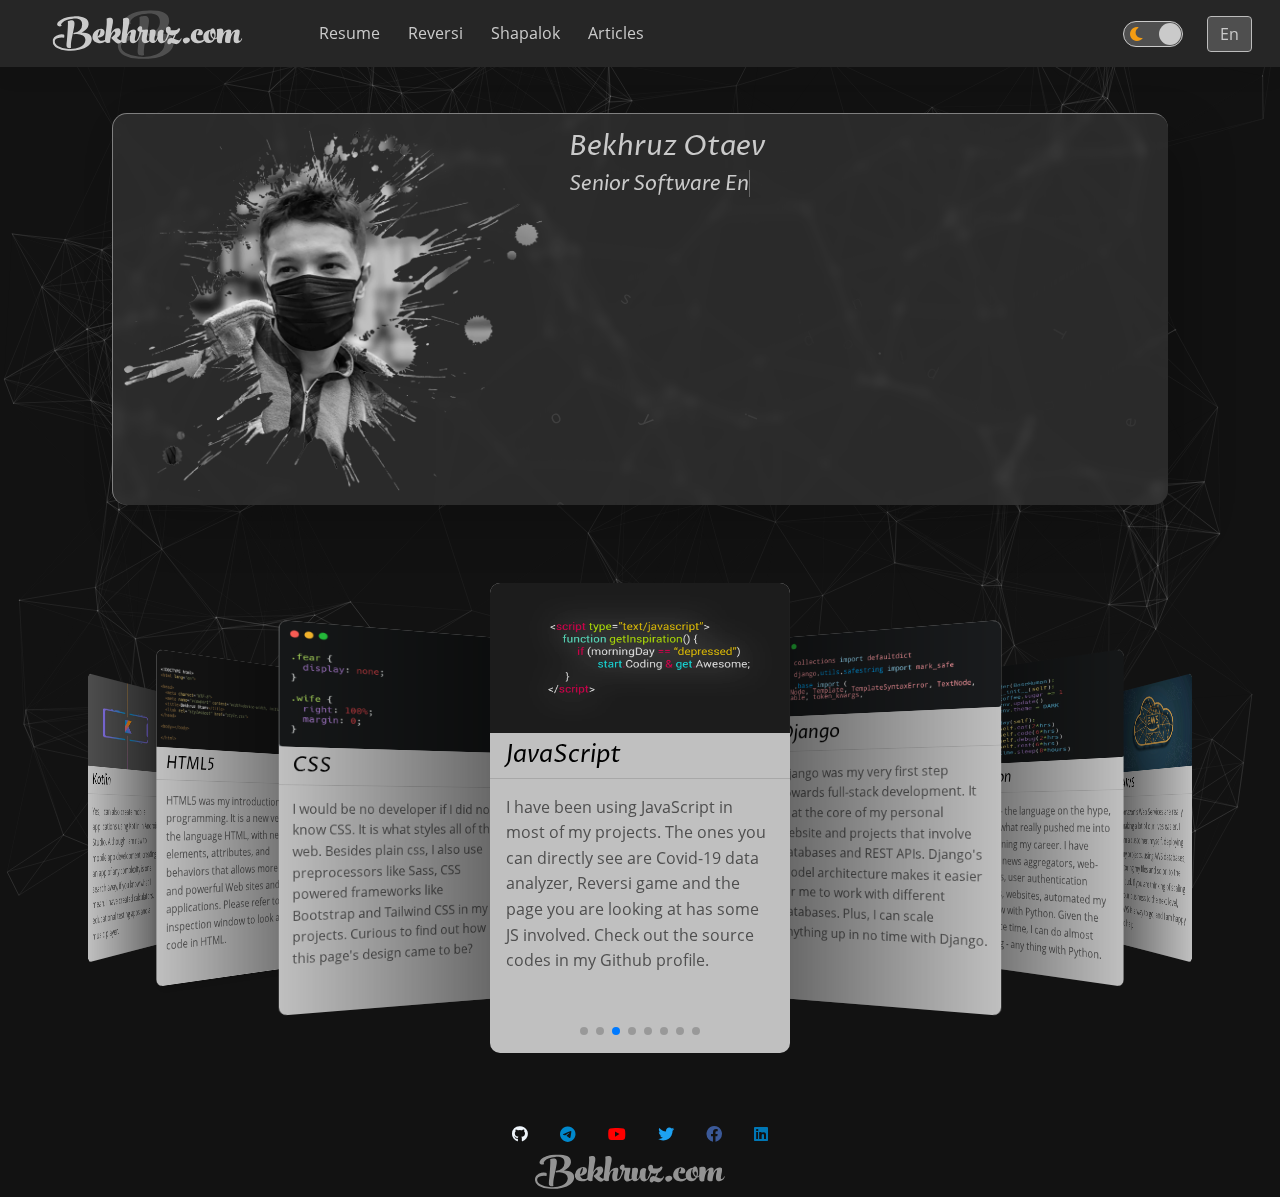
<file: index.html>
<!DOCTYPE html>
<html lang="en">

    <head>
        <meta charset="UTF-8" />
        <meta name="viewport" content="width=device-width, initial-scale=1, shrink-to-fit=no" />
        <meta http-equiv="x-ua-compatible" content="ie=edge" />
        <title>Bekhruz.com</title>
        <meta name="author" content="Bekhruz Otaev">
        <meta name="description"
            content="Hey, I am Bekhruz. Join me in my programming journey. It will be full of new knowledge and wonder.">
        <meta property="og:url" content="http://bekhruz.com" />
        <meta property="og:type" content="website" />
        <meta property="og:author" content="Bekhruz Otaev" />
        <meta property="og:author-img" content="http://bekhruz.com/img/m2.png" />
        <meta property="og:title" content="Bekhruz.com" />
        <meta property="og:description"
            content="Hey, I am Bekhruz. Join me in my programming journey. It will be full of new knowledge and wonder." />
        <meta property="og:image" content="http://bekhruz.com/img/m2.png" />
        <meta name="color-scheme" content="dark light">
        <link rel="icon" href="bekhruzcom.ico" type="image/x-icon" />
        <!-- Font Awesome -->
        <!-- <link rel="stylesheet" href="https://use.fontawesome.com/releases/v5.11.2/css/all.css" /> -->
        <link rel="stylesheet" href="font_awesome/css/all.min.css" />
        <link rel="stylesheet" href="font_awesome/css/fontawesome.min.css" />
        <!-- MDB -->
        <link rel="stylesheet" href="css/mdb.min.css" />
        <link rel="stylesheet" href="compiled/css/style.min.css" />

        <!-- js -->
        <script type="text/javascript" src="js/mdb.min.js" defer></script>
        <script src="js/animation.js" defer></script>
        <script src="js/anim_cust.js" defer></script>
        <!-- Custom scripts -->
        <script src="js/swiper/swiper-bundle.min.js" defer></script>

        <script type="text/javascript" src="js/style.js" defer></script>
        <script src="particles/particles.js/particles.js"></script>
        <!-- post-scripts -->
        <script src="js/lang.js" defer></script>

        <!-- Link Swiper's CSS -->
        <link rel="stylesheet" type="text/css" href="js/swiper/swiper-bundle.min.css">
        <!-- Global site tag (gtag.js) - Google Analytics -->
        <!-- <script async src="https://www.googletagmanager.com/gtag/js?id=UA-168428583-1"></script>
    <script>
      window.dataLayer = window.dataLayer || [];

      function gtag() {
        dataLayer.push(arguments);
      }
      gtag('js', new Date());
      gtag('config', 'UA-168428583-1');
    </script> -->
    </head>

    <body>

        <!-- Navigation start-->
        <nav class="navbar navbar-expand-lg">
            <!-- Container wrapper -->
            <div class="container-fluid">
                <!-- Navbar brand -->
                <a class="navbar-brand" href="https://bekhruz.com">
                    <svg loading="lazy" height="68.91px" width="270.92px">
                        <g id="logo">
                            <g id="logo_main">
                                <path
                                    d="M6.5,81.4Q1.1,78.6.2,73.6a8,8,0,0,1,2-7.4,13.1,13.1,0,0,1,6.7-3.9,12.7,12.7,0,0,1,6.7-.1,1.6,1.6,0,0,1,1.1,1.4,5.4,5.4,0,0,1-.1,2.2l-.2,1a19.4,19.4,0,0,0-9.5.7c-2.7.9-3.9,2.6-3.8,5S4.8,77,8,78.9a32.5,32.5,0,0,0,12.2,3.7Q31,84,38.5,80.5c5-2.2,7.7-5.3,8.2-9.3a7.6,7.6,0,0,0-3.6-7.5A16,16,0,0,0,33,61.4l-3,.3c-.7-1.4-.4-2.1.9-2.2a12.9,12.9,0,0,0,7.9-3.6,10.1,10.1,0,0,0,3.3-7.7c.1-3.2-.8-5.5-2.9-7s-5.5-2-10.3-1.7c-6.9.5-11.8,2.3-14.8,5.4s-2,3.1-1.3,4.2.1.2.2.3,0,.3-.4.6a5.4,5.4,0,0,1-4.5.1,3.5,3.5,0,0,1-.9-.7c-1.1-1.1-1-2.7.3-4.7s6.7-6,13.6-7.4a57.7,57.7,0,0,1,8.7-1c6.9-.4,12.3.4,16.1,2.2s5.7,4.7,5.5,8.8-3.7,9.1-10.1,11.9c9.9.1,14.8,3.4,14.6,9.7,0,3.5-1.7,6.6-4.9,9.3S43.3,82.8,37.7,84a59.4,59.4,0,0,1-18.6.9A32.5,32.5,0,0,1,6.5,81.4Zm22.2-20-1.5,7.2c-.3,1.4-.6,3-.8,4.6a41.2,41.2,0,0,0-.3,4.8v1.7a7.5,7.5,0,0,0,.2,1.1v.3a5.2,5.2,0,0,1-3.6.3c-1.5-.3-2.4-1-2.6-2a5.7,5.7,0,0,1-.3-1.8c0-.6,0-1.6.1-2.9s.3-2.9.5-4.5.3-4.1.6-7.6.5-7.2.7-11.3a57.4,57.4,0,0,0,0-8.3l.6-.2,1.6-.5,2.1-.5a7.7,7.7,0,0,1,2.1.1,3.8,3.8,0,0,1,1.7.6,5,5,0,0,1,1.4,3.3,24,24,0,0,1-.6,6C30,54.9,29.4,58.1,28.7,61.4Z"
                                    transform="translate(0 -27.6)" />
                                <path
                                    d="M70,65.2a12.7,12.7,0,0,1-5.5,1.3,6.2,6.2,0,0,0,2.2,3.4,5.2,5.2,0,0,0,3.2,1.3,7.9,7.9,0,0,0,4.5-1.1,5.8,5.8,0,0,0,2.8-3c0-.2.1-.2.4.1a2,2,0,0,1,0,2.1c-.6,1.4-2.1,2.7-4.3,3.8a13.5,13.5,0,0,1-7.2,1.4,11.7,11.7,0,0,1-6.8-2.7,7.6,7.6,0,0,1-2.4-6.6,13.2,13.2,0,0,1,1.6-5.1,10.7,10.7,0,0,1,3.1-3.5,12.7,12.7,0,0,1,3.8-2,11,11,0,0,1,3.8-.7,5.5,5.5,0,0,1,2.8.6,4.3,4.3,0,0,1,2.2,3.4,6.3,6.3,0,0,1-.8,4.4A7.7,7.7,0,0,1,70,65.2Zm-5.7-.4c2.4-1.3,3.7-3.9,4-7.8,0-.9,0-1.4-.3-1.6s-.5,0-1,.6a15.2,15.2,0,0,0-2.6,7.9A2.2,2.2,0,0,0,64.3,64.8Z"
                                    transform="translate(0 -27.6)" />
                                <path
                                    d="M83.1,61.1a15.2,15.2,0,0,1,3.3-4.7,11.5,11.5,0,0,1,3.9-2.7,7.6,7.6,0,0,1,3.6-.4,3.5,3.5,0,0,1,2.5,1.5,6.9,6.9,0,0,1,1,3.6,7.8,7.8,0,0,1-1.3,4.3,9.7,9.7,0,0,1-3.8,3.7c-.5.2-.3.7.4,1.5a10.9,10.9,0,0,0,3.7,2.6,2.3,2.3,0,0,0,2.4-.7,6.2,6.2,0,0,0,1.7-2.7c0-.2.2-.1.5.2a2,2,0,0,1-.1,2,11.7,11.7,0,0,1-3.6,4.4,5.4,5.4,0,0,1-4.7,1.2,13.1,13.1,0,0,1-4.4-3c-1.7-1.6-2.9-2.9-3.8-3.9s-.6-1.7.2-2.1a14.1,14.1,0,0,0,3.8-3.3A3.6,3.6,0,0,0,89.5,60a5.3,5.3,0,0,0-.5-1.8c-.8-.9-1.8-.4-3.2,1.4s-3.1,6.1-3.6,10.8v3.2a6.2,6.2,0,0,1-4.4.5q-2.7-.6-3-2.4t.9-11.1q1.2-8.7,1.5-12.9a56.5,56.5,0,0,0-.1-8.3l.6-.3,1.4-.5,2-.4a6.7,6.7,0,0,1,2,0,4.4,4.4,0,0,1,1.7.7,5.6,5.6,0,0,1,1.4,3.3,21.4,21.4,0,0,1-.7,6Q83.3,60.1,83.1,61.1Z"
                                    transform="translate(0 -27.6)" />
                                <path
                                    d="M106.3,61.9a14,14,0,0,1,5.3-5.7,7.7,7.7,0,0,1,5.9-1,2.4,2.4,0,0,1,1.6,2.4,22.6,22.6,0,0,1-.7,5.1l-.2,1.2-.6,3.1a16.5,16.5,0,0,0-.2,2.1,3,3,0,0,0,.2,1.5c.1.3.3.4.6.5s1.4,0,2.2-.9a9.2,9.2,0,0,0,1.7-3.1c0-.2.2-.1.5.2s.3,1.1-.2,2a9,9,0,0,1-3.9,4.1,6.6,6.6,0,0,1-5.3.9q-3.7-1-2.7-9a18.9,18.9,0,0,1,.9-3.4,19.3,19.3,0,0,1,.6-2,1.3,1.3,0,0,0-.2-.8q-.7-.5-2.1.6a11,11,0,0,0-2.5,4,24.5,24.5,0,0,0-1.7,6.6,12.7,12.7,0,0,0,.1,2v1.3a6.5,6.5,0,0,1-4.5.5c-1.8-.4-2.8-1.2-2.9-2.4s.1-5.4.9-11.1,1.3-10.1,1.4-12.9a57.4,57.4,0,0,0,0-8.3l.6-.3,1.4-.5,2-.4a6,6,0,0,1,1.9,0,3.4,3.4,0,0,1,1.7.7,5,5,0,0,1,1.4,3.3,24.9,24.9,0,0,1-.6,6C107.6,54.3,106.7,58.9,106.3,61.9Z"
                                    transform="translate(0 -27.6)" />
                                <path
                                    d="M124.3,58.3a3.9,3.9,0,0,1-3-2.3,2.7,2.7,0,0,1,.4-3c1-1.7,2.3-2.6,4-2.5s2.4,1.1,2.2,3.3a7.6,7.6,0,0,1-.1,1.4H131l2.5-.3h1.6a1.6,1.6,0,0,1,1.1.4q.6.9-1.2,8.7c-.9,4.4-.8,6.8.5,7.2s1.6,0,2.5-.9a9,9,0,0,0,1.8-3.1c0-.2.2-.2.5.1a2,2,0,0,1,0,2.1,9.5,9.5,0,0,1-4.3,4.1q-3.1,1.6-5.4.9c-2.8-.8-3.9-3.8-3.1-9l1.2-6.7H127a39.5,39.5,0,0,1-4.6,11c-.7,1.2-1.3,1.4-1.7.8a.8.8,0,0,1-.1-.3C122.4,67.5,123.6,63.5,124.3,58.3Z"
                                    transform="translate(0 -27.6)" />
                                <path
                                    d="M151.9,56.8a5.2,5.2,0,0,1,7,.1,31.7,31.7,0,0,0-1.1,7c-.4,4.6,0,7.1,1.1,7.4a2,2,0,0,0,2.1-.9,12.8,12.8,0,0,0,1.5-3.1c0-.2.2-.2.5,0a1.8,1.8,0,0,1-.1,2.1,9.6,9.6,0,0,1-3.9,4.3,6.6,6.6,0,0,1-5.5.4c-1.9-.6-3-2.4-3.4-5.4a11.1,11.1,0,0,1-3.5,4.4,5.9,5.9,0,0,1-4.3,1.3,4.4,4.4,0,0,1-3.5-2.5,9.9,9.9,0,0,1-.7-6.2c.6-4.8.9-8.1.7-9.7l1.1-.4,2-.5a7.1,7.1,0,0,1,2.5-.1,3.3,3.3,0,0,1,1.9.7c1.2,1.2,1.3,3.8.1,7.9S145,71,146.3,71s1.2-.6,1.9-1.8a16.9,16.9,0,0,0,1.5-4.2,29.3,29.3,0,0,1,.3-4.1A5.9,5.9,0,0,1,151.9,56.8Z"
                                    transform="translate(0 -27.6)" />
                                <path
                                    d="M169.8,73.9q-2.2,2.5-3.9,2.1c-1.6-.5-2.3-1.7-2.1-3.7a5.4,5.4,0,0,1,2.9-4.6,5.5,5.5,0,0,1,4.9-.2c1-2,1.6-3.3,1.9-4a.8.8,0,0,0,.2-.5,5.8,5.8,0,0,1-1.8.4,10,10,0,0,1-5.4-.9,53.5,53.5,0,0,1-3.7,7.3c-.7,1.1-1.2,1.3-1.6.7a.4.4,0,0,1-.1-.3,35.6,35.6,0,0,0,3.2-9.2,8.8,8.8,0,0,1-2.4-3.7,6.4,6.4,0,0,1,.1-4.1,3.7,3.7,0,0,1,2.2-2.2,3.3,3.3,0,0,1,4.5,3.4,8.8,8.8,0,0,1-.2,1.6,26.8,26.8,0,0,0,9.4-.6,5.1,5.1,0,0,1,2.5-2.1,1.2,1.2,0,0,1,1.6.7c.3.8,0,2.1-1.1,3.9a10.6,10.6,0,0,1-4.8,4.3,2.4,2.4,0,0,0-.3.7,1.7,1.7,0,0,0-.3.7c-.7,1.8-1.5,3.3-2.2,4.7,2.8,1.3,5,2,6.6,2s2.8-1.1,3.4-3q.1-.3.6,0a2.2,2.2,0,0,1-.1,2.1c-2.2,4.8-5,6.9-8.3,6.4A25.2,25.2,0,0,1,169.8,73.9Z"
                                    transform="translate(0 -27.6)" />
                                <path
                                    d="M193.7,73.7a8.1,8.1,0,0,1-3.8,1.4,3.6,3.6,0,0,1-2.6-1.4,4,4,0,0,1-1.3-3.2,3.7,3.7,0,0,1,1.9-2.9,6.7,6.7,0,0,1,3.9-1.2,4.5,4.5,0,0,1,3.3,1.2,3.7,3.7,0,0,1,1,2.9C196,71.7,195.2,72.7,193.7,73.7Z"
                                    transform="translate(0 -27.6)" />
                                <path
                                    d="M207.9,59.7a5.9,5.9,0,0,0,.7-3c0-.4-.1-.7-.3-.8a.6.6,0,0,0-.8,0,1.8,1.8,0,0,0-1,.8c-.8,1-1.4,3.3-1.7,6.7a8.1,8.1,0,0,0,1.1,5.5,5.1,5.1,0,0,0,4.2,2.2,8.8,8.8,0,0,0,4.7-1.1,5.6,5.6,0,0,0,2.8-2.9c0-.2.1-.2.4.1a2,2,0,0,1,0,2.1,10,10,0,0,1-4.2,3.9,13.6,13.6,0,0,1-7.3,1.3,10.5,10.5,0,0,1-6.7-2.9,7.8,7.8,0,0,1-2.5-6.8,11.3,11.3,0,0,1,1.9-5.5,10.4,10.4,0,0,1,3.8-3.5,15.6,15.6,0,0,1,4.5-1.4,5.7,5.7,0,0,1,4.1.6,5.5,5.5,0,0,1,2.7,2.7,4.8,4.8,0,0,1,.1,3.7c-.9,1.9-3.1,2.4-6.6,1.4-1.4-.5-2.1-.8-2.1-1A3.5,3.5,0,0,0,207.9,59.7Z"
                                    transform="translate(0 -27.6)" />
                                <path
                                    d="M217.5,72a7.8,7.8,0,0,1-2.3-6.8c.3-3.3,1.5-5.8,3.8-7.5a10.3,10.3,0,0,1,6.9-2.5,2.7,2.7,0,0,1,2.5-1.8q2.3-.4,3.6,2.7a16.9,16.9,0,0,1,.8,7.8,12.8,12.8,0,0,1-.7,3.4h.2a1.1,1.1,0,0,0,.8-.3l.8-.4.6-.6.5-.6.3-.6.2-.2c.2-.2.4-.2.6.2s.2.8-.1,1.5a4.7,4.7,0,0,1-4,2.6h-.6a9.5,9.5,0,0,1-7.9,5.4A7.5,7.5,0,0,1,217.5,72Zm7.8-15.6-.3.2a5.4,5.4,0,0,0-1.6,2.8,24.1,24.1,0,0,0-.7,4.9,9.7,9.7,0,0,0,.8,4.6,2.9,2.9,0,0,0,2.5,1.7c1.4.1,2.5-.6,3.6-2.2a7.4,7.4,0,0,1-3.7-3.9A11.5,11.5,0,0,1,225.3,56.4ZM230.4,67a8.9,8.9,0,0,0,.7-2.6,5.9,5.9,0,0,0-.4-3.1,1.6,1.6,0,0,0-1.6-1,1.9,1.9,0,0,0-1.4,1.1,3.3,3.3,0,0,0,0,2.4A4.6,4.6,0,0,0,230.4,67Z"
                                    transform="translate(0 -27.6)" />
                                <path
                                    d="M247.7,61.8c.3-1.2.5-1.9.6-2.2a1.9,1.9,0,0,0-.1-1c-.6-.3-1.4.1-2.3,1.2a18.6,18.6,0,0,0-2.6,5.3,31,31,0,0,0-1.5,7.6v1.4a6.7,6.7,0,0,1-4.3.4q-2.4-.4-2.7-2.4a52.4,52.4,0,0,1-.1-9,39.3,39.3,0,0,0,0-8.4l1.1-.4,2.2-.5a8.6,8.6,0,0,1,2.7-.2,3.4,3.4,0,0,1,2,.7c1.2,1.1,1.6,3.1,1.1,6a11.9,11.9,0,0,1,4.9-4.6,6.1,6.1,0,0,1,5-.5,2.2,2.2,0,0,1,1.4,2.1,18.2,18.2,0,0,1-.5,4.7,13.6,13.6,0,0,1,5.2-6c2.2-1.2,4.1-1.5,5.8-.8s1.6,1.4,1.6,2.9a17.8,17.8,0,0,1-.9,5.8q-1.5,6.8,0,7.2c.7.3,1.4,0,2.2-.9a9.2,9.2,0,0,0,1.7-3.1c0-.2.1-.2.4.1a2,2,0,0,1,0,2.1,9.2,9.2,0,0,1-4,4.1,6.4,6.4,0,0,1-5.2.9q-3.9-1-2.7-9a22.1,22.1,0,0,1,.8-3.5,19.7,19.7,0,0,1,.7-2.2,1.4,1.4,0,0,0-.2-1c-.6-.3-1.3.1-2.2,1.2a18.6,18.6,0,0,0-2.6,5.3,27,27,0,0,0-1.5,7.6q.1.9,0,.9c-1.1.8-2.6.9-4.5.6s-2.8-1.2-2.9-2.5a31.7,31.7,0,0,1,.4-6.4A22.5,22.5,0,0,1,247.7,61.8Z"
                                    transform="translate(0 -27.6)" />
                            </g>
                            <g id="initB" class="cls-1">
                                <path
                                    d="M102.5,92q-7.8-4.1-9-11.1a11.4,11.4,0,0,1,2.8-10.5,19.2,19.2,0,0,1,9.5-5.7,18.4,18.4,0,0,1,9.6-.1,2.4,2.4,0,0,1,1.6,2,10.6,10.6,0,0,1-.1,3.1l-.3,1.5c-5.3-.7-9.9-.4-13.6.9s-5.6,3.7-5.4,7.2,2.4,6.4,7,9.1A48.9,48.9,0,0,0,122,93.7q15.5,1.8,26.1-3c7.1-3.1,10.9-7.6,11.6-13.2a10.6,10.6,0,0,0-5.2-10.8c-3.9-2.6-8.7-3.6-14.4-3.2a29.6,29.6,0,0,1-4.2.4c-.9-2-.5-3,1.3-3.2a17.8,17.8,0,0,0,11.2-5,15.3,15.3,0,0,0,4.8-11c.1-4.6-1.2-7.9-4.2-10s-7.8-2.8-14.6-2.4c-9.9.6-16.9,3.2-21.2,7.7q-3.3,3.6-1.8,6l.3.5c.2.1-.1.3-.6.7a7.2,7.2,0,0,1-6.4.1l-1.3-1c-1.5-1.5-1.4-3.8.4-6.7,3.2-4.9,9.7-8.4,19.5-10.4a75.2,75.2,0,0,1,12.4-1.5c9.8-.5,17.4.6,22.9,3.1s8.1,6.8,7.8,12.6c-.5,7.3-5.2,12.9-14.4,16.9,14.1.2,21.1,4.8,20.9,13.9-.1,5-2.5,9.4-7.1,13.2s-10.9,6.6-18.9,8.3a87.7,87.7,0,0,1-26.4,1.2A46.8,46.8,0,0,1,102.5,92ZM134,63.5q-1.4,7.2-2.1,10.2c-.4,2.1-.8,4.3-1.1,6.6a54.5,54.5,0,0,0-.5,6.8,17.7,17.7,0,0,0,.1,2.4c.1.8.2,1.3.2,1.6v.4a7.1,7.1,0,0,1-5.1.4c-2.1-.4-3.4-1.3-3.7-2.8a7.5,7.5,0,0,1-.4-2.6,36.9,36.9,0,0,1,.2-4.1c.2-1.9.4-4,.6-6.4s.5-5.9.9-10.8.7-10.3,1-16a66.9,66.9,0,0,0-.1-11.9l1-.4,2.2-.7a17.7,17.7,0,0,1,3-.6,15,15,0,0,1,3,0,5.3,5.3,0,0,1,2.4,1,6.6,6.6,0,0,1,2,4.7,31.7,31.7,0,0,1-.8,8.5C135.9,54.2,135,58.8,134,63.5Z"
                                    transform="translate(0 -27.6)" />
                            </g>
                        </g>
                    </svg>
                </a>

                <!-- Toggle button -->
                <button class="navbar-toggler" type="button" data-mdb-toggle="collapse" data-mdb-target="#collapseMenu"
                    aria-controls="collapseMenu" aria-expanded="false" aria-label="Toggle navigation">
                    <i class="fas fa-bars"></i>
                </button>

                <!-- Collapsible wrapper -->
                <div class="collapse navbar-collapse" id="collapseMenu">
                    <!-- Left links -->
                    <ul class="navbar-nav me-auto mb-lg-0">
                        <li class="nav-item" title='Check out my resume'>
                            <a class="nav-link" data-lang-item="nav_projects" aria-current="page"
                                href="/resume">Resume</a>
                        </li>
                        <li class="nav-item" title='Othello game'>
                            <a class="nav-link" href="/reversi" data-lang-item="nav_reversi">Reversi</a>
                        </li>
                        <!-- <li class="nav-item">
                            <a class="nav-link" href="http://old.bekhruz.com" data-lang-item="old-page">Old website</a>
                        </li> -->
                        <li class="nav-item" title='Community-driven online dictionary'>
                            <!-- <a class="nav-link" data-lang-item="shapalok" target='_blank'
                                href="https://shapalok.com">Shapalok</a> -->
                            <a class="nav-link" data-lang-item="shapalok" target='_blank'
                                href="https://shapalokbeta.herokuapp.com/">Shapalok</a>
                        </li>
                        <li class="nav-item" title='See some of the articles I wrote'>
                            <a class="nav-link" data-lang-item="nav_blogs" href="article.html">Articles</a>
                        </li>
                    </ul>
                    <!-- Left links -->


                    <!-- LOGIN STARTS HEREEEEEEEEEE -->
                    <div class="nav-item navbar-nav d-flex flex-row align-items-center gap-4 mx-3" id="settings-nav">
                        <div class="theme d-flex theme-toggle" title='Theme'>
                            <!-- <label for="dark_mode_toggle_div">Theme</label> -->
                            <!-- <div class="theme-toggle" id="dark_mode_toggle_div"> -->
                            <input type="checkbox" name="dark_mode_toggle" id="dark_mode_toggle" checked
                                aria-label="toggle dark mode">
                            <label for="dark_mode_toggle" class="label">
                                <i class="fas fa-moon"></i>
                                <i class="fas fa-sun"></i>
                                <div class="ball"></div>
                            </label>
                            <!-- </div> -->
                        </div>
                        <div class="language d-flex align-items-center" title='Language'>
                            <!-- <label for="language_selector">Language</label> -->
                            <select class="select form-control" id="language_selector" aria-multiselectable="false">
                                <option value="en" data-reload>En</option>
                                <option value="uz" data-reload>Uz</option>
                                <option value="ja" data-reload>Ja</option>
                            </select>
                        </div>
                        <!-- <li><a class="dropdown-item" href="#">Another action</a></li>
              <li><a class="dropdown-item" href="#">Something else here</a></li> -->
                    </div>
                </div>
            </div>
            </div>
            <!-- Collapsible wrapper -->
            </div>
            <!-- Container wrapper -->
        </nav>
        <!-- Navigation end-->
        <!-- Button trigger modal -->

        <!-- particles -->
        <div id="particles-js"></div>


        <!-- Main contents -->
        <main>
            <!-- Intro Section -->
            <section id="intro" class="container">
                <div class="card intro">
                    <div class="row g-0">
                        <div class="col-md intro-img">
                            <picture>
                                <source srcset="img/m2.webp" type="image/webp">
                                <source srcset="img/m2.png" type="image/png">
                                <!-- <img src="img/creakyOldJPEG.jpg" alt="Alt Text!"> -->
                                <img src="img/m2.png" alt="Bekhruz Otaev" class="img-fluid" />
                            </picture>
                        </div>
                        <div class="col-md-7 card-body-parent">
                            <div class="card-body">
                                <h3 class="card-title">Bekhruz Otaev</h3>
                                <h5>
                                    <span class="txt-rotate" data-period="4000"
                                        data-rotate='[ "Senior Software Engineer", "ReactJS Developer", "Traveller", "Frontend developer", "Backend developer", "Language Learner"]'></span>
                                    <!-- <i class="fas fa-fw fa-pencil-alt"></i> -->
                                </h5>

                                <p class="card-text p1" data-lang-item="intro_p1">Growing up in the outskirts of <a
                                        target="_blank" href="https://en.wikipedia.org/wiki/Bukhara"
                                        data-lang-item="intro_p1_bukhara">
                                        Bukhara<i class="fas fa-external-link-alt"></i></a>,
                                    I have spent my childhood years with full of curiosity towards science and nature. I
                                    used to take
                                    apart
                                    old electronics and pondered to make sense of how they would work.</p>
                                <p class="card-text p2 remaining" data-lang-item="intro_p2">
                                    Then, in my teenage years, I started learning English and with that came my whole
                                    new perspective of
                                    the
                                    world. The more I learned about other cultures, the more I wanted to go out into the
                                    world and see it
                                    for myself. Here I am, after a few years, working abroad in Japan. The rest is
                                    history.
                                </p>
                                <p class="card-text see-more">
                                    <small class="text-muted" data-lang-item="intro_see_more">see more</small> <i
                                        class="fas fa-angle-double-down"></i>
                                </p>
                            </div>
                        </div>
                    </div>
                </div>

            </section>


            <!-- Abilities section with swiper.js -->
            <section id="abilities" class="container">
                <!-- Swiper -->
                <div class="swiper-container" loading="lazy">
                    <div class="swiper-wrapper">
                        <div class="swiper-slide card shadow">
                            <img src="img/html.png" alt="" srcset="">
                            <h4 class="technology-name card-header">HTML5</h4>
                            <p class="technology-desctiption" data-lang-item="swiper_html5">
                                HTML5 was my introduction to programming. It is a new version of the language HTML, with
                                new elements, attributes, and behaviors that allows more diverse and powerful Web sites
                                and applications. Please refer to the inspection window to look at how I code in HTML.
                            </p>
                        </div>
                        <div class="swiper-slide">
                            <img src="img/css.png" alt="" srcset="">
                            <h4 class="technology-name card-header">CSS</h4>
                            <p class="technology-desctiption" data-lang-item="swiper_css">
                                I would be no developer if I did not know CSS. It is what styles all of the web. Besides
                                plain css, I also use preprocessors like Sass, CSS powered frameworks like Bootstrap and
                                Tailwind CSS in my projects. Curious to find out how this page's design came to be?
                            </p>
                        </div>
                        <div class="swiper-slide">
                            <picture>
                                <source srcset="img/Javascript.webp" type="image/webp">
                                <source srcset="img/Javascript.png" type="image/png">
                                <img src="img/Javascript.png" alt="" srcset="">
                            </picture>
                            <h4 class="technology-name card-header">JavaScript</h4>
                            <p class="technology-desctiption" data-lang-item="swiper_js">
                                I have been using JavaScript in most of my projects. The ones you can directly see are
                                Covid-19 data analyzer,
                                <a href="reversi/Reversi/reversi.html">Reversi game</a> and the page you are looking at
                                has some JS involved. Check out the source codes in my Github profile.
                            </p>
                        </div>
                        <div class="swiper-slide">
                            <img src="img/django.png" alt="" srcset="">
                            <h4 class="technology-name card-header">Django</h4>
                            <p class="technology-description" data-lang-item="swiper_django">
                                Django was my very first step towards full-stack development. It is at the core of my
                                personal website and projects that involve databases and REST APIs. Django's model
                                architecture makes it easier for me to work with different databases. Plus, I can scale
                                anything up in no time with Django.
                            </p>
                        </div>
                        <div class="swiper-slide">
                            <picture>
                                <source srcset="img/python.webp" type="image/webp">
                                <source srcset="img/python.png" type="image/png">
                                <img src="img/python.png" alt="" srcset="">
                            </picture>
                            <h4 class="technology-name card-header">Python</h4>
                            <p class="technology-desctiption" data-lang-item="swiper_python">
                                Python - the language on the hype, yet it is what really pushed me into determining my
                                career. I have created news aggregators, web-scrapers, user authentication systems,
                                websites, automated my workflow with Python. Given the adequate time, I can do almost
                                anything - any thing with Python.
                            </p>
                        </div>

                        <div class="swiper-slide">
                            <picture>
                                <source srcset="img/aws.webp" type="image/webp">
                                <source srcset="img/aws.jpg" type="image/jpg">
                                <img src="img/aws.jpg" alt="" srcset="">
                            </picture>
                            <h4 class="technology-name card-header">AWS</h4>
                            <p class="technology-desctiption" data-lang-item="swiper_aws">
                                Amazon's Web Services are really making a lot of our lives easier. I am a customer,
                                myself, deploying my projects, using AWS databases, storing my files and so on to the
                                cloud. If you are thinking of scaling your business to the next level, AWS is a way to
                                go, and I am happy to help!
                            </p>
                        </div>

                        <div class="swiper-slide">
                            <img src="img/C.png" alt="" srcset="">
                            <h4 class="technology-name card-header">C</h4>
                            <p class="technology-desctiption" data-lang-item="swiper_c">
                                C is the father of programming languages, some say. I first got to work with it in my
                                first job. I created command line games, binary file analyzers and back-end systems with
                                it. It is super fast. In case you're into embedded systems development and you need a
                                hand, let me know.
                            </p>
                        </div>
                        <div class="swiper-slide">
                            <picture>
                                <source srcset="img/kotlin.webp" type="image/webp">
                                <source srcset="img/kotlin.png" type="image/png">
                                <img src="img/kotlin.png" alt="" srcset="">
                            </picture>
                            <h4 class="technology-name card-header">Kotlin</h4>
                            <p class="technology-desctiption" data-lang-item="swiper_kotlin">
                                Yes, I can also create mobile applications using Kotlin in Android Studio. Although I am
                                new to mobile app development, creating an app of any complexity is one search away, if
                                you know what I mean. I have created calculators, educational testing apps and a music
                                player.
                            </p>
                        </div>
                    </div>
                    <!-- Add Pagination -->
                    <div class="swiper-pagination"></div>
                </div>
            </section>
        </main>



        <!-- Footer -->
        <footer class="text-center text-lg-start">
            <ul class="social-media">
                <li title='Github'>
                    <a href="https://github.com/uzbeki" target="_blank">
                        <i class="fa-brands fa-github"></i>
                    </a>
                </li>
                <li title='Telegram'>
                    <a href="https://t.me/BekhruzOtaev" target="_blank">
                        <i loading="lazy" class="fa-brands fa-telegram" style="color: #0088cc;" aria-hidden="true"></i>
                    </a>
                </li>

                <li title='Youtube'>
                    <a href="https://www.youtube.com/channel/UCOIqzK2XBsKguBKvXJOL88w" target="_blank">
                        <i style="color: #ff0000;" loading="lazy" class="fa-brands fa-youtube"></i>
                    </a>
                </li>

                <li title='Twitter'>
                    <a href="https://twitter.com/BekhruzOtaev" target="_blank">
                        <i loading="lazy" class="fa-brands fa-twitter" style="color: #1da1f2;"></i>
                    </a>
                </li>
                <li title='Facebook'>
                    <a href="https://www.facebook.com/bekhruzotaev" target="_blank">
                        <i style="color: #3b5998;" loading="lazy" class="fa-brands fa-facebook" aria-hidden="true"></i>
                    </a>
                </li>
                <li title='Linkedin'>
                    <a href="https://linkedin.com/in/bekhruzotaev" target="_blank">
                        <i style="color: #0077b5;" loading="lazy" class="fa-brands fa-linkedin"></i>
                    </a>
                </li>
            </ul>
            <div class="text-center brand-logo">
                <a class="text-light" href="https://bekhruz.com/">
                    <svg xmlns="http://www.w3.org/2000/svg">
                        <g id="Layer_2" data-name="Layer 2">
                            <g id="logo">
                                <g id="logo_main">
                                    <path
                                        d="M6.5,64.6Q1.1,61.8.2,56.8a8,8,0,0,1,2-7.4,13.3,13.3,0,0,1,6.7-4,12.6,12.6,0,0,1,6.7,0,1.5,1.5,0,0,1,1.1,1.4,4.8,4.8,0,0,1-.1,2.1L16.4,50a20.7,20.7,0,0,0-9.5.6c-2.7,1-3.9,2.6-3.8,5.1S4.8,60.2,8,62a32.5,32.5,0,0,0,12.2,3.8Q31,67,38.5,63.7c5-2.2,7.7-5.3,8.2-9.3a7.7,7.7,0,0,0-3.6-7.6A16,16,0,0,0,33,44.6l-3,.3c-.7-1.4-.4-2.2.9-2.3a12.2,12.2,0,0,0,7.9-3.5,10.3,10.3,0,0,0,3.3-7.7c.1-3.2-.8-5.6-2.9-7s-5.5-2-10.3-1.7c-6.9.4-11.8,2.2-14.8,5.4-1.6,1.7-2,3.1-1.3,4.2s.1.2.2.3,0,.3-.4.5a5.1,5.1,0,0,1-4.5.1,2.2,2.2,0,0,1-.9-.7c-1.1-1.1-1-2.6.3-4.7s6.7-5.9,13.6-7.3a57.4,57.4,0,0,1,8.7-1.1c6.9-.3,12.3.5,16.1,2.2s5.7,4.8,5.5,8.9-3.7,9-10.1,11.8c9.9.2,14.8,3.4,14.6,9.8,0,3.5-1.7,6.6-4.9,9.3S43.3,66,37.7,67.2a59.5,59.5,0,0,1-18.6.8A32.5,32.5,0,0,1,6.5,64.6Zm22.2-20-1.5,7.2c-.3,1.4-.6,2.9-.8,4.6a38.3,38.3,0,0,0-.3,4.7v1.8a5.6,5.6,0,0,0,.2,1v.3a5.2,5.2,0,0,1-3.6.3c-1.5-.3-2.4-.9-2.6-1.9a5.7,5.7,0,0,1-.3-1.8c0-.7,0-1.6.1-3s.3-2.8.5-4.4.3-4.2.6-7.6.5-7.2.7-11.3a57.4,57.4,0,0,0,0-8.3l.6-.3,1.6-.5L26,25a7.4,7.4,0,0,1,2.1,0,3.8,3.8,0,0,1,1.7.7A5,5,0,0,1,31.2,29a24.9,24.9,0,0,1-.6,6C30,38,29.4,41.3,28.7,44.6Z"
                                        transform="translate(0 -19.3)" />
                                    <path
                                        d="M70,48.4a14.3,14.3,0,0,1-5.5,1.3,6.5,6.5,0,0,0,2.2,3.4,5.9,5.9,0,0,0,3.2,1.3,8,8,0,0,0,4.5-1.2,6,6,0,0,0,2.8-2.9c0-.2.1-.2.4.1s.4,1.1,0,2.1-2.1,2.7-4.3,3.8a13.5,13.5,0,0,1-7.2,1.3A11,11,0,0,1,59.3,55a7.6,7.6,0,0,1-2.4-6.6,12.5,12.5,0,0,1,4.7-8.7,19.8,19.8,0,0,1,3.8-2,14,14,0,0,1,3.8-.7,6.7,6.7,0,0,1,2.8.7A4.1,4.1,0,0,1,74.2,41a6.3,6.3,0,0,1-.8,4.4A8.5,8.5,0,0,1,70,48.4ZM64.3,48c2.4-1.4,3.7-4,4-7.9,0-.8,0-1.4-.3-1.5s-.5,0-1,.5A15.5,15.5,0,0,0,64.4,47,2.8,2.8,0,0,0,64.3,48Z"
                                        transform="translate(0 -19.3)" />
                                    <path
                                        d="M83.1,44.2a16.5,16.5,0,0,1,3.3-4.7,11.1,11.1,0,0,1,3.9-2.6,7.7,7.7,0,0,1,3.6-.5,3.8,3.8,0,0,1,2.5,1.5,7.5,7.5,0,0,1,1,3.6,7.4,7.4,0,0,1-1.3,4.3,9,9,0,0,1-3.8,3.7c-.5.3-.3.8.4,1.5a10.2,10.2,0,0,0,3.7,2.7,2.6,2.6,0,0,0,2.4-.7,7.7,7.7,0,0,0,1.7-2.7c0-.2.2-.2.5.1a2.2,2.2,0,0,1-.1,2.1,11.7,11.7,0,0,1-3.6,4.4A5,5,0,0,1,92.6,58a14.2,14.2,0,0,1-4.4-2.9c-1.7-1.6-2.9-2.9-3.8-3.9s-.6-1.7.2-2.1a16.1,16.1,0,0,0,3.8-3.3,3.6,3.6,0,0,0,1.1-2.6,4.8,4.8,0,0,0-.5-1.8c-.8-.9-1.8-.4-3.2,1.4s-3.1,6-3.6,10.7v3.3a6.3,6.3,0,0,1-4.4.4q-2.7-.5-3-2.4t.9-11.1c.8-5.7,1.3-10,1.5-12.8a58.1,58.1,0,0,0-.1-8.4l.6-.2,1.4-.5,2-.5h2a3.3,3.3,0,0,1,1.7.7,5.6,5.6,0,0,1,1.4,3.3,20.8,20.8,0,0,1-.7,5.9Z"
                                        transform="translate(0 -19.3)" />
                                    <path
                                        d="M106.3,45.1a14,14,0,0,1,5.3-5.7c2.2-1.3,4.1-1.6,5.9-1a2.4,2.4,0,0,1,1.6,2.4,22.6,22.6,0,0,1-.7,5.1l-.2,1.1-.6,3.2a14.9,14.9,0,0,0-.2,2.1c0,.7,0,1.2.2,1.4a.9.9,0,0,0,.6.6c.7.3,1.4,0,2.2-.9a10.3,10.3,0,0,0,1.7-3.1c0-.2.2-.2.5.1a2.1,2.1,0,0,1-.2,2.1,8.4,8.4,0,0,1-3.9,4,7.1,7.1,0,0,1-5.3,1q-3.7-1.2-2.7-9a18.9,18.9,0,0,1,.9-3.4,13.2,13.2,0,0,1,.6-2,1.8,1.8,0,0,0-.2-.9c-.5-.3-1.2,0-2.1.7a9.5,9.5,0,0,0-2.5,4,24.5,24.5,0,0,0-1.7,6.6,11.5,11.5,0,0,0,.1,1.9v1.4a6.6,6.6,0,0,1-4.5.4c-1.8-.3-2.8-1.1-2.9-2.4s.1-5.3.9-11.1,1.3-10,1.4-12.8a58.8,58.8,0,0,0,0-8.4l.6-.2,1.4-.5,2-.5h1.9a2.7,2.7,0,0,1,1.7.7,5,5,0,0,1,1.4,3.3,24.1,24.1,0,0,1-.6,5.9C107.6,37.4,106.7,42,106.3,45.1Z"
                                        transform="translate(0 -19.3)" />
                                    <path
                                        d="M124.3,41.5a3.9,3.9,0,0,1-3-2.3,2.7,2.7,0,0,1,.4-3,4.5,4.5,0,0,1,4-2.6c1.6.1,2.4,1.2,2.2,3.4a8.2,8.2,0,0,1-.1,1.4H131l2.5-.3h1.6a1.6,1.6,0,0,1,1.1.5c.4.6,0,3.5-1.2,8.6s-.8,6.9.5,7.3,1.6-.1,2.5-1a7.8,7.8,0,0,0,1.8-3c0-.2.2-.2.5.1s.4,1.1,0,2.1a9.5,9.5,0,0,1-4.3,4.1q-3.1,1.6-5.4.9c-2.8-.8-3.9-3.8-3.1-9l1.2-6.7H127a39.5,39.5,0,0,1-4.6,11c-.7,1.1-1.3,1.4-1.7.7a.4.4,0,0,1-.1-.3C122.4,50.6,123.6,46.7,124.3,41.5Z"
                                        transform="translate(0 -19.3)" />
                                    <path
                                        d="M151.9,39.9a6,6,0,0,1,3.7-1.3,5.5,5.5,0,0,1,3.3,1.4,34,34,0,0,0-1.1,7.1c-.4,4.6,0,7.1,1.1,7.4s1.4-.1,2.1-1a11.2,11.2,0,0,0,1.5-3.1c0-.2.2-.1.5.1s.4,1.1-.1,2.1a8.9,8.9,0,0,1-3.9,4.2,6.6,6.6,0,0,1-5.5.5c-1.9-.6-3-2.4-3.4-5.4a10.7,10.7,0,0,1-3.5,4.3,6,6,0,0,1-4.3,1.4,4.6,4.6,0,0,1-3.5-2.5,10.2,10.2,0,0,1-.7-6.3c.6-4.8.9-8,.7-9.7l1.1-.3a8.3,8.3,0,0,1,2-.5,7.2,7.2,0,0,1,2.5-.2,3.3,3.3,0,0,1,1.9.8c1.2,1.2,1.3,3.8.1,7.9s-1.4,7.4-.1,7.4,1.2-.6,1.9-1.8a20.5,20.5,0,0,0,1.5-4.2,28.3,28.3,0,0,1,.3-4.1A6.1,6.1,0,0,1,151.9,39.9Z"
                                        transform="translate(0 -19.3)" />
                                    <path
                                        d="M169.8,57.1q-2.2,2.5-3.9,2.1c-1.6-.5-2.3-1.7-2.1-3.8a5.4,5.4,0,0,1,2.9-4.5,5.5,5.5,0,0,1,4.9-.2c1-2,1.6-3.3,1.9-4.1a.5.5,0,0,0,.2-.4l-1.8.4a10,10,0,0,1-5.4-.9,51.3,51.3,0,0,1-3.7,7.2c-.7,1.2-1.2,1.4-1.6.8a.8.8,0,0,1-.1-.3,37.8,37.8,0,0,0,3.2-9.3,7.9,7.9,0,0,1-2.4-3.6,6.7,6.7,0,0,1,.1-4.2,3.5,3.5,0,0,1,2.2-2.1,3.1,3.1,0,0,1,3.1.2,3.6,3.6,0,0,1,1.4,3.1,7.8,7.8,0,0,1-.2,1.6,26.8,26.8,0,0,0,9.4-.6,5.1,5.1,0,0,1,2.5-2.1,1.3,1.3,0,0,1,1.6.8c.3.7,0,2-1.1,3.9a11.9,11.9,0,0,1-4.8,4.3,1.5,1.5,0,0,0-.3.7,1.3,1.3,0,0,0-.3.7,40,40,0,0,1-2.2,4.6c2.8,1.4,5,2.1,6.6,2s2.8-1,3.4-3c.1-.2.3-.1.6.1a2.2,2.2,0,0,1-.1,2.1c-2.2,4.7-5,6.8-8.3,6.3A20.4,20.4,0,0,1,169.8,57.1Z"
                                        transform="translate(0 -19.3)" />
                                    <path
                                        d="M193.7,56.8a7.1,7.1,0,0,1-3.8,1.4,3.5,3.5,0,0,1-2.6-1.3,4.1,4.1,0,0,1-1.3-3.3,3.9,3.9,0,0,1,1.9-2.9,6.7,6.7,0,0,1,3.9-1.2,4.5,4.5,0,0,1,3.3,1.2,3.8,3.8,0,0,1,1,2.9A4.3,4.3,0,0,1,193.7,56.8Z"
                                        transform="translate(0 -19.3)" />
                                    <path
                                        d="M207.9,42.9a5.9,5.9,0,0,0,.7-3c0-.4-.1-.7-.3-.8a.8.8,0,0,0-.8-.1,2.4,2.4,0,0,0-1,.8c-.8,1.1-1.4,3.3-1.7,6.8a8.2,8.2,0,0,0,1.1,5.5,5.1,5.1,0,0,0,4.2,2.2,8.8,8.8,0,0,0,4.7-1.1,5.6,5.6,0,0,0,2.8-2.9c0-.2.1-.2.4.1s.4,1.1,0,2.1a9.3,9.3,0,0,1-4.2,3.8,12,12,0,0,1-7.3,1.3,10,10,0,0,1-6.7-2.9,7.7,7.7,0,0,1-2.5-6.8,11.7,11.7,0,0,1,1.9-5.5A10.1,10.1,0,0,1,203,39a19.8,19.8,0,0,1,4.5-1.5,6.9,6.9,0,0,1,4.1.6,5.7,5.7,0,0,1,2.7,2.8,4.5,4.5,0,0,1,.1,3.6q-1.3,3-6.6,1.5c-1.4-.5-2.1-.8-2.1-1A3.5,3.5,0,0,0,207.9,42.9Z"
                                        transform="translate(0 -19.3)" />
                                    <path
                                        d="M217.5,55.1a7.6,7.6,0,0,1-2.3-6.7,10.2,10.2,0,0,1,3.8-7.6,10.7,10.7,0,0,1,6.9-2.4,2.7,2.7,0,0,1,2.5-1.8c1.5-.3,2.7.6,3.6,2.6a17.2,17.2,0,0,1,.8,7.8,12.1,12.1,0,0,1-.7,3.4h.2a1.1,1.1,0,0,0,.8-.2l.8-.4.6-.6.5-.6.3-.6.2-.2c.2-.3.4-.2.6.1s.2.9-.1,1.5-2.5,2.7-4,2.7h-.6a9.2,9.2,0,0,1-7.9,5.3A7.2,7.2,0,0,1,217.5,55.1Zm7.8-15.5H225a5.8,5.8,0,0,0-1.6,2.9,24.1,24.1,0,0,0-.7,4.9,10,10,0,0,0,.8,4.6,3.1,3.1,0,0,0,2.5,1.7c1.4.1,2.5-.7,3.6-2.2a7.6,7.6,0,0,1-3.7-4A11.2,11.2,0,0,1,225.3,39.6Zm5.1,10.5a8.2,8.2,0,0,0,.7-2.5,5.6,5.6,0,0,0-.4-3.1,1.5,1.5,0,0,0-1.6-1,1.8,1.8,0,0,0-1.4,1,3.3,3.3,0,0,0,0,2.4A4.4,4.4,0,0,0,230.4,50.1Z"
                                        transform="translate(0 -19.3)" />
                                    <path
                                        d="M247.7,44.9a17,17,0,0,1,.6-2.1,1.8,1.8,0,0,0-.1-1c-.6-.3-1.4.1-2.3,1.2a17.8,17.8,0,0,0-2.6,5.2,31.9,31.9,0,0,0-1.5,7.7v1.4a6.7,6.7,0,0,1-4.3.4q-2.4-.5-2.7-2.4a52.6,52.6,0,0,1-.1-9,40.2,40.2,0,0,0,0-8.5l1.1-.3,2.2-.6a13.2,13.2,0,0,1,2.7-.2,3.4,3.4,0,0,1,2,.8c1.2,1,1.6,3,1.1,6a12.2,12.2,0,0,1,4.9-4.7,6,6,0,0,1,5-.4,2,2,0,0,1,1.4,2.1,18.6,18.6,0,0,1-.5,4.7,13.9,13.9,0,0,1,5.2-6.1c2.2-1.2,4.1-1.4,5.8-.7s1.6,1.3,1.6,2.8a17.4,17.4,0,0,1-.9,5.8c-1,4.6-1,7,0,7.3s1.4,0,2.2-.9a10.3,10.3,0,0,0,1.7-3.1c0-.2.1-.2.4.1s.4,1.1,0,2.1a8.6,8.6,0,0,1-4,4,6.9,6.9,0,0,1-5.2,1q-3.9-1.2-2.7-9a23.3,23.3,0,0,1,.8-3.6,11.4,11.4,0,0,1,.7-2.1,1.3,1.3,0,0,0-.2-1c-.6-.3-1.3.1-2.2,1.2a17.8,17.8,0,0,0-2.6,5.2,27.7,27.7,0,0,0-1.5,7.7q.1.9,0,.9a6.4,6.4,0,0,1-4.5.6c-1.8-.4-2.8-1.2-2.9-2.6a30.8,30.8,0,0,1,.4-6.3A23.7,23.7,0,0,1,247.7,44.9Z"
                                        transform="translate(0 -19.3)" />
                                </g>
                            </g>
                        </g>
                    </svg>
                </a>
            </div>

        </footer>
    </body>

</html>
</file>
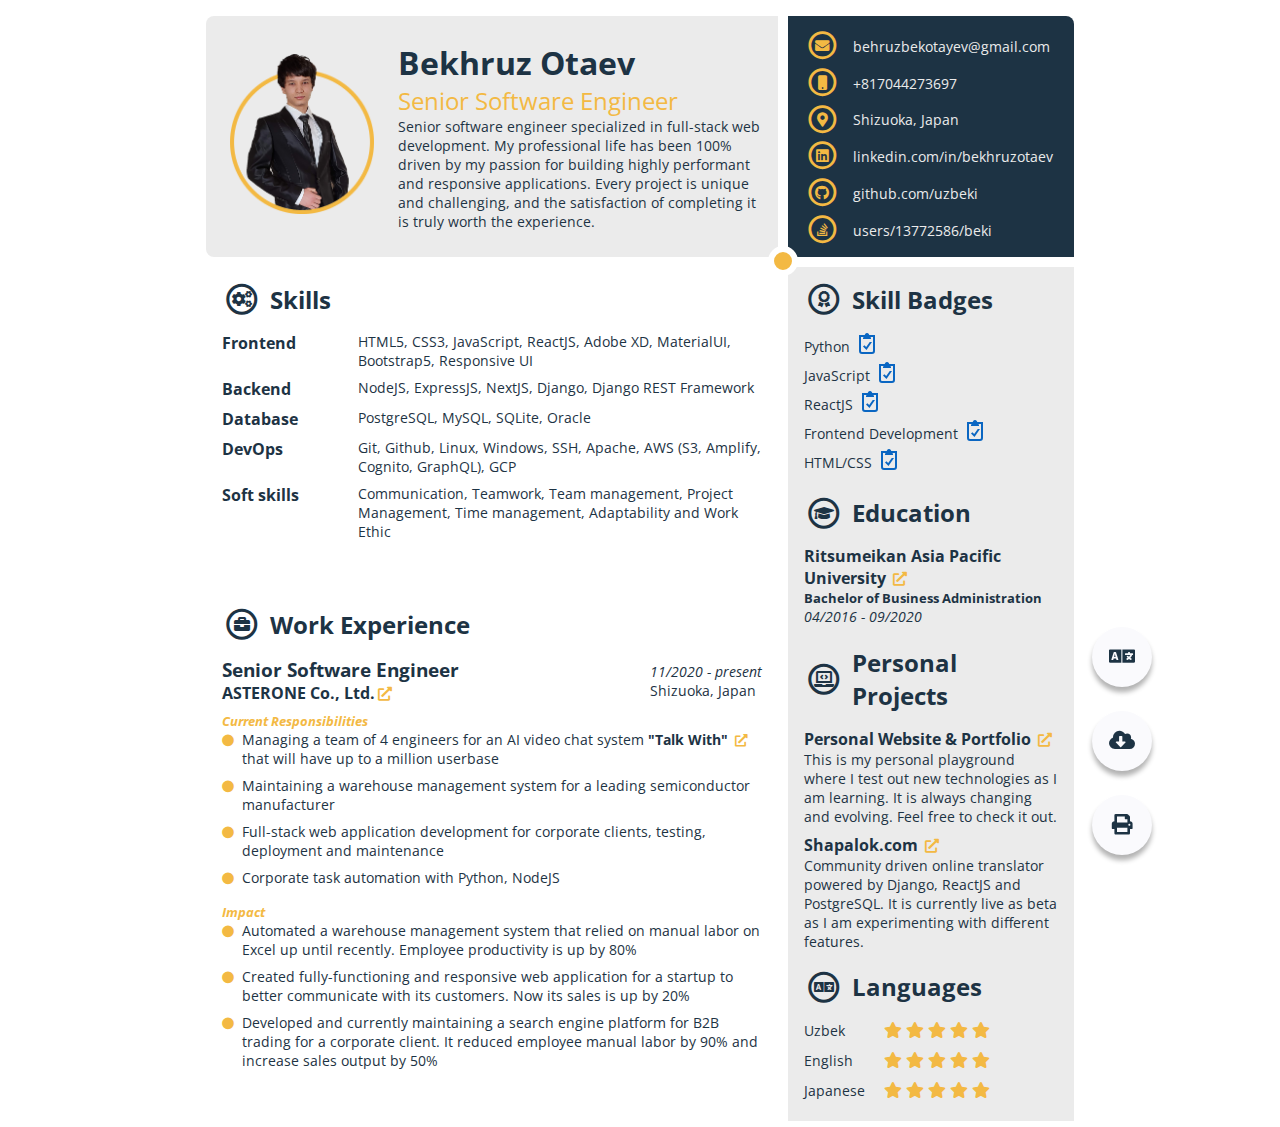
<file: resume/index.html>
<!DOCTYPE html>
<html lang="en">

  <head>
    <meta charset="UTF-8">
    <meta http-equiv="X-UA-Compatible" content="IE=edge">
    <meta name="viewport" content="width=device-width, initial-scale=1.0">
    <link rel="stylesheet" href="styles.css">
    <link rel="stylesheet" media='screen' href="screen.css">
    <link rel="stylesheet" media="print" href="print.css" />
    <link rel="preconnect" href="https://fonts.googleapis.com">
    <link rel="preconnect" href="https://fonts.gstatic.com" crossorigin>
    <link href="https://fonts.googleapis.com/css2?family=Open+Sans:ital@0;1&display=swap" rel="stylesheet">
    <link rel="stylesheet" href="https://cdnjs.cloudflare.com/ajax/libs/font-awesome/5.15.4/css/all.min.css"
      integrity="sha512-1ycn6IcaQQ40/MKBW2W4Rhis/DbILU74C1vSrLJxCq57o941Ym01SwNsOMqvEBFlcgUa6xLiPY/NS5R+E6ztJQ=="
      crossorigin="anonymous" referrerpolicy="no-referrer" />
    <title>Resume | Bekhruz Otaev</title>
  </head>

  <body>
    <main>
      <section id="top-left">
        <div class="avatar">
          <!-- <img src="assets/male-ava.jfif" alt="Bekhruz Otaev"> -->
          <img src="assets/beki_res.png" alt="Bekhruz Otaev">
        </div>
        <div class="intro">
          <h1>Bekhruz Otaev</h1>
          <h2>Senior Software Engineer</h2>
          <p>Senior software engineer specialized in full-stack web development. My professional life has been 100%
            driven by
            my passion for building highly performant and responsive applications. Every project is unique and
            challenging, and the satisfaction of completing it is truly worth the experience. </p>
        </div>
      </section>
      <section id="top-right">
        <ul>
          <li>
            <span class="fa-stack" style="vertical-align: top;">
              <i class="far fa-circle fa-stack-2x"></i>
              <i class="fa-stack-1x fas fa-envelope"></i>
            </span>
            <a href="mailto:behruzbekotayev@gmail.com">behruzbekotayev@gmail.com</a>
          </li>
          <li>
            <span class="fa-stack" style="vertical-align: top;">
              <i class="far fa-circle fa-stack-2x"></i>
              <i class="fa-stack-1x fas fa-mobile"></i>
            </span>
            <a href="tel:+817044273697">+817044273697</a>
          </li>
          <li>
            <span class="fa-stack" style="vertical-align: top;">
              <i class="far fa-circle fa-stack-2x"></i>
              <i class="fa-stack-1x fas fa-map-marker-alt"></i>
            </span>
            <a target='_blank' href="https://goo.gl/maps/JwM4CLNgeMEKheoo6">Shizuoka, Japan</a>
          </li>
          <li>
            <span class="fa-stack" style="vertical-align: top;">
              <i class="far fa-circle fa-stack-2x"></i>
              <i class="fa-stack-1x fab fa-linkedin"></i>
            </span>
            <a target='_blank' href="https://www.linkedin.com/in/bekhruzotaev/">linkedin.com/in/bekhruzotaev</a>
          </li>
          <li>
            <span class="fa-stack" style="vertical-align: top;">
              <i class="far fa-circle fa-stack-2x"></i>
              <i class="fa-stack-1x fab fa-github"></i>
            </span>
            <a target='_blank' href="https://github.com/uzbeki">github.com/uzbeki</a>
          </li>
          <li>
            <span class="fa-stack" style="vertical-align: top;">
              <i class="far fa-circle fa-stack-2x"></i>
              <i class="fa-stack-1x fab fa-stack-overflow"></i>
            </span>
            <a target='_blank' href="https://stackoverflow.com/users/13772586/beki">users/13772586/beki</a>
          </li>
        </ul>
      </section>
      <section id="bottom-left">
        <div class="skills">
          <header>
            <span class="fa-stack" style="vertical-align: top;">
              <i class="far fa-circle fa-stack-2x"></i>
              <i class="fa-stack-1x fas fa-cogs"></i>
            </span>
            <h2>Skills</h2>
          </header>
          <ul>
            <li class="flex">
              <h4>Frontend</h4>
              <p>HTML5, CSS3, JavaScript, ReactJS, Adobe XD, MaterialUI, Bootstrap5, Responsive UI</p>
            </li>
            <li class="flex">
              <h4>Backend</h4>
              <p>NodeJS, ExpressJS, NextJS, Django, Django REST Framework</p>
            </li>
            <li class="flex">
              <h4>Database</h4>
              <p>PostgreSQL, MySQL, SQLite, Oracle</p>
            </li>
            <li class="flex">
              <h4>DevOps</h4>
              <p>Git, Github, Linux, Windows, SSH, Apache, AWS (S3, Amplify, Cognito, GraphQL), GCP
              </p>
            </li>
            <li class="flex">
              <h4>Soft skills</h4>
              <p>Communication, Teamwork, Team management, Project Management, Time management, Adaptability and Work
                Ethic</p>
            </li>
          </ul>
        </div>
        <div class="experiences">
          <header>
            <span class="fa-stack" style="vertical-align: top;">
              <i class="far fa-circle fa-stack-2x"></i>
              <i class="fa-stack-1x fas fa-briefcase"></i>
            </span>
            <h2>Work Experience</h2>
          </header>
          <div class="experience">
            <div class="flex-between">
              <div class="left">
                <h3>Senior Software Engineer</h3>
                <h4><a href="http://asterone.co.jp" target='_blank'>ASTERONE Co., Ltd.</a><i
                    class="fas fa-external-link-alt fa-sm"></i></h4>
              </div>
              <div class="right">
                <div class="duration">
                  <time aria-label="startDate" datetime="2020-11-01">11/2020</time> -
                  <time aria-label="endDate" datetime="2021-11-27">present</time>
                </div>
                <p>Shizuoka, Japan</p>
              </div>
            </div>
            <div class="content">
              <div class="responsibilities">
                <h5>Current Responsibilities</h5>
                <ul>
                  <li><i class="fas fa-xs fa-circle"></i>
                    <p>Managing a team of 4 engineers for an AI video chat system <a href="https://wowride.jp/#Summary" target='_blank'><b>"Talk With"</b> <i class="fas fa-external-link-alt fa-sm"></i></a> that will have up to a million userbase</p>
                  </li>
                  <li><i class="fas fa-xs fa-circle"></i>
                    <p>Maintaining a warehouse management system for a leading semiconductor
                      manufacturer</p>
                  </li>
                  <li><i class="fas fa-xs fa-circle"></i>
                    <p>Full-stack web application development for corporate clients, testing, deployment and maintenance
                    </p>
                  </li>
                  <li><i class="fas fa-xs fa-circle"></i>
                    <p>Corporate task automation with Python, NodeJS</p>
                  </li>
                </ul>
              </div>
              <div class="impact">
                <h5>Impact</h5>
                <ul>
                  <li><i class="fas fa-xs fa-circle"></i>
                    <p>Automated a warehouse management system that relied on manual labor on Excel up until recently.
                      Employee productivity is up by 80%</p>
                  </li>
                  <li><i class="fas fa-xs fa-circle"></i>
                    <p>Created fully-functioning and responsive web application for a startup to better communicate with
                      its customers. Now its sales is up by 20%</p>
                  </li>
                  <li><i class="fas fa-xs fa-circle"></i>
                    <p>Developed and currently maintaining a search engine platform for B2B trading for a corporate
                      client. It reduced employee manual labor by 90% and increase sales output by 50%</p>
                  </li>
                </ul>
              </div>
            </div>
          </div>
        </div>
      </section>
      <section id="bottom-right">
        <div class="badges">
          <header>
            <span class="fa-stack" style="vertical-align: top;">
              <i class="far fa-circle fa-stack-2x"></i>
              <i class="fa-stack-1x fas fa-award"></i>
            </span>
            <h2>Skill Badges</h2>
          </header>
          <ul>
            <li>
              <p>Python</p>
              <span class="li-icon"><svg xmlns="http://www.w3.org/2000/svg" viewBox="0 0 24 24"
                  data-supported-dps="24x24" fill="currentColor" class="mercado-match" width="24" height="24"
                  focusable="false">
                  <path
                    d="M14.73 10H17l-5.5 8L8 14.5l1.34-1.34L11.21 15zM20 3v16a3 3 0 01-3 3H7a3 3 0 01-3-3V3h5.69l.52-1A2 2 0 0112 1a2 2 0 011.76 1l.52 1zm-2 2h-2.6l.6 1.1V7H8v-.9L8.6 5H6v14a1 1 0 001 1h10a1 1 0 001-1z">
                  </path>
                </svg>
              </span>
            </li>
            <li>
              <p>JavaScript</p>
              <span class="li-icon"><svg xmlns="http://www.w3.org/2000/svg" viewBox="0 0 24 24"
                  data-supported-dps="24x24" fill="currentColor" class="mercado-match" width="24" height="24"
                  focusable="false">
                  <path
                    d="M14.73 10H17l-5.5 8L8 14.5l1.34-1.34L11.21 15zM20 3v16a3 3 0 01-3 3H7a3 3 0 01-3-3V3h5.69l.52-1A2 2 0 0112 1a2 2 0 011.76 1l.52 1zm-2 2h-2.6l.6 1.1V7H8v-.9L8.6 5H6v14a1 1 0 001 1h10a1 1 0 001-1z">
                  </path>
                </svg>
              </span>
            </li>
            <li>
              <p>ReactJS</p>
              <span class="li-icon"><svg xmlns="http://www.w3.org/2000/svg" viewBox="0 0 24 24"
                  data-supported-dps="24x24" fill="currentColor" class="mercado-match" width="24" height="24"
                  focusable="false">
                  <path
                    d="M14.73 10H17l-5.5 8L8 14.5l1.34-1.34L11.21 15zM20 3v16a3 3 0 01-3 3H7a3 3 0 01-3-3V3h5.69l.52-1A2 2 0 0112 1a2 2 0 011.76 1l.52 1zm-2 2h-2.6l.6 1.1V7H8v-.9L8.6 5H6v14a1 1 0 001 1h10a1 1 0 001-1z">
                  </path>
                </svg>
              </span>
            </li>
            <li>
              <p>Frontend Development</p>
              <span class="li-icon"><svg xmlns="http://www.w3.org/2000/svg" viewBox="0 0 24 24"
                  data-supported-dps="24x24" fill="currentColor" class="mercado-match" width="24" height="24"
                  focusable="false">
                  <path
                    d="M14.73 10H17l-5.5 8L8 14.5l1.34-1.34L11.21 15zM20 3v16a3 3 0 01-3 3H7a3 3 0 01-3-3V3h5.69l.52-1A2 2 0 0112 1a2 2 0 011.76 1l.52 1zm-2 2h-2.6l.6 1.1V7H8v-.9L8.6 5H6v14a1 1 0 001 1h10a1 1 0 001-1z">
                  </path>
                </svg>
              </span>
            </li>
            <li>
              <p>HTML/CSS</p>
              <span class="li-icon"><svg xmlns="http://www.w3.org/2000/svg" viewBox="0 0 24 24"
                  data-supported-dps="24x24" fill="currentColor" class="mercado-match" width="24" height="24"
                  focusable="false">
                  <path
                    d="M14.73 10H17l-5.5 8L8 14.5l1.34-1.34L11.21 15zM20 3v16a3 3 0 01-3 3H7a3 3 0 01-3-3V3h5.69l.52-1A2 2 0 0112 1a2 2 0 011.76 1l.52 1zm-2 2h-2.6l.6 1.1V7H8v-.9L8.6 5H6v14a1 1 0 001 1h10a1 1 0 001-1z">
                  </path>
                </svg>
              </span>
            </li>
          </ul>
        </div>
        <div class="education">
          <header>
            <span class="fa-stack" style="vertical-align: top;">
              <i class="far fa-circle fa-stack-2x"></i>
              <i class="fa-stack-1x fas fa-graduation-cap"></i>
            </span>
            <h2>Education</h2>
          </header>
          <ul>
            <li>
              <h4>
                <a href="https://en.apu.ac.jp/home/" target='_blank'>Ritsumeikan Asia Pacific University</a>
                <i class="fas fa-external-link-alt fa-sm"></i>
              </h4>
              <h5>Bachelor of Business Administration</h5>
              <div class="duration">
                <time aria-label="startDate" datetime="2020-11-01">04/2016</time> -
                <time aria-label="endDate" datetime="2021-11-27">09/2020</time>
              </div>
            </li>
          </ul>
        </div>
        <div class="projects">
          <header>
            <span class="fa-stack" style="vertical-align: top;">
              <i class="far fa-circle fa-stack-2x"></i>
              <i class="fa-stack-1x fas fa-laptop-code"></i>
            </span>
            <h2>Personal Projects</h2>
          </header>
          <ul>
            <li>
              <h4>
                <a href="http://bekhruz.com" target='_blank'>Personal Website & Portfolio</a>
                <i class="fas fa-external-link-alt fa-sm"></i>
              </h4>
              <p>This is my personal playground where I test out new technologies as I am learning. It is always
                changing and evolving. Feel free to check it out.</p>
            </li>
            <li>
              <h4>
                <!-- <a href="http://shapalok.com" target='_blank'>Shapalok.com</a> -->
                <a href="https://shapalokbeta.herokuapp.com/" target='_blank'>Shapalok.com</a>
                <i class="fas fa-external-link-alt fa-sm"></i>
              </h4>
              <p>Community driven online translator powered by Django, ReactJS and PostgreSQL. It is currently live as
                beta as I am experimenting with different features.</p>
            </li>
          </ul>
        </div>
        <div class="languages">
          <header>
            <span class="fa-stack" style="vertical-align: top;">
              <i class="far fa-circle fa-stack-2x"></i>
              <i class="fa-stack-1x fas fa-language"></i>
            </span>
            <h2>Languages</h2>
          </header>
          <ul>
            <li>
              <p>Uzbek</p>
              <div class="stars">
                <i class="fas fa-star"></i>
                <i class="fas fa-star"></i>
                <i class="fas fa-star"></i>
                <i class="fas fa-star"></i>
                <i class="fas fa-star"></i>
              </div>
            </li>
            <li>
              <p>English</p>
              <div class="stars">
                <i class="fas fa-star"></i>
                <i class="fas fa-star"></i>
                <i class="fas fa-star"></i>
                <i class="fas fa-star"></i>
                <i class="fas fa-star"></i>
              </div>
            </li>
            <li>
              <p>Japanese</p>
              <div class="stars">
                <i class="fas fa-star"></i>
                <i class="fas fa-star"></i>
                <i class="fas fa-star"></i>
                <i class="fas fa-star"></i>
                <i class="fas fa-star"></i>
              </div>
            </li>
          </ul>
        </div>
      </section>
      <div class="floating_actions">
        <a class="actions_btn btn" href="./index_ja.html" title='Show Japanese resume.'>
          <i class="fas fa-language"></i>
        </a>
        <a class="actions_btn btn" download="" href="./Resume.pdf" title='Download this resume.'>
          <i class="fas fa-cloud-download-alt"></i>
        </a>
        <button class="actions_btn btn" onclick="setTimeout(()=>window.print(), 400)" title='Print the page'>
          <i class="fas fa-print"></i>
        </button>
      </div>
    </main>
    <script src="../js/common.js"></script>
  </body>

</html>
</file>
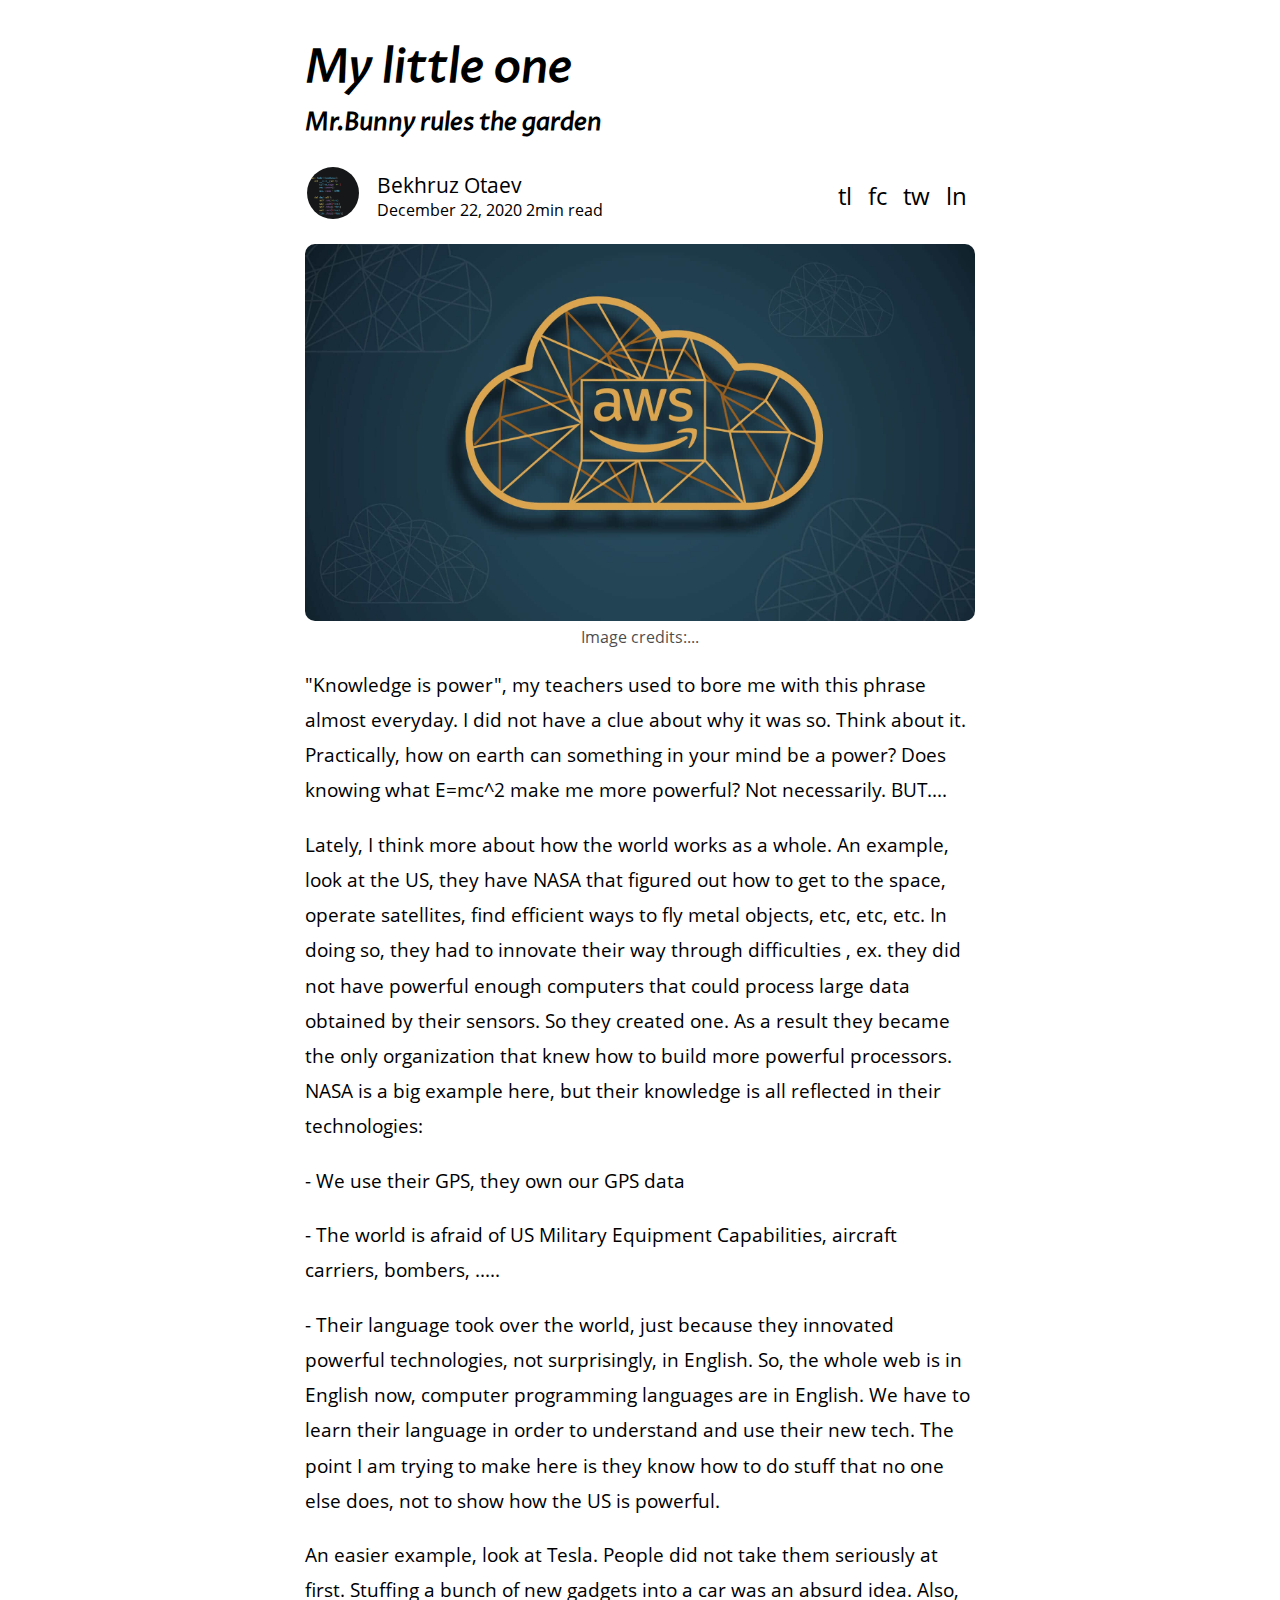
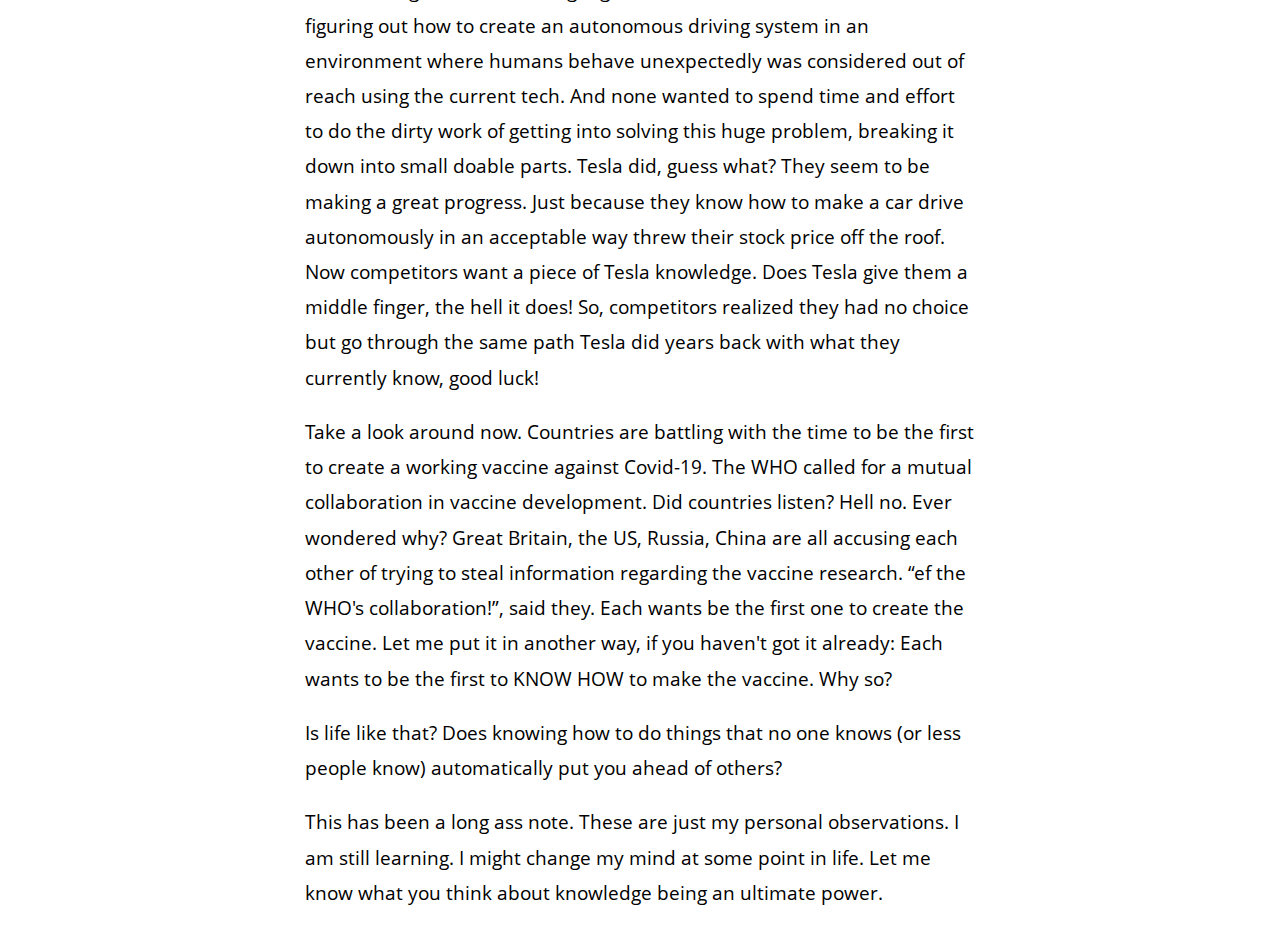
<file: lom.html>
<!DOCTYPE html>
<html lang="en">

<head>
  <meta charset="UTF-8">
  <meta name="viewport" content="width=device-width, initial-scale=1.0">
  <meta name="author" content="Bekhruz Otaev">
  <link rel="stylesheet" href="compiled/css/article.min.css">
  <title>Articles</title>
</head>

<body>
  <!-- navbar -->

  <main>
    <article class="section" id="article">
      <h1 id="title">My little one</h1>
      <h3 id="subtitle">Mr.Bunny rules the garden</h3>
      <div class="author share-sns">
        <div id="author">
          <div id="author-img">
            <img src="img/python.png" alt="" srcset="">
          </div>
          <div id="name-and-date">
            <div id="author-name">Bekhruz Otaev</div>
            <div id="published-date">December 22, 2020
              <span id="read-time">2min read</span>
            </div>
          </div>
        </div>

        <div id="share-btn">
          <ul class="share-list">
            <li>tl</li>
            <li>fc</li>
            <li>tw</li>
            <li>ln</li>
          </ul>
        </div>
      </div>

      <div id="article-image">
        <img src="img/aws.jpg" alt="" srcset="">
        <figcaption>Image credits:...</figcaption>
      </div>

      <div id="article-content">
        <p>"Knowledge is power", my teachers used to bore me with this phrase almost everyday. I did not have a clue
          about why it was so. Think about it. Practically, how on earth can something in your mind be a power? Does
          knowing what E=mc^2 make me more powerful? Not necessarily. BUT....</p>
        <p>Lately, I think more about how the world works as a whole. An example, look at the US, they have NASA that
          figured out how to get to the space, operate satellites, find efficient ways to fly metal objects, etc, etc,
          etc. In doing so, they had to innovate their way through difficulties , ex. they did not have powerful enough
          computers that could process large data obtained by their sensors. So they created one. As a result they
          became the only organization that knew how to build more powerful processors. NASA is a big example here, but
          their knowledge is all reflected in their technologies:</p>
        <p>- We use their GPS, they own our GPS data</p>
        <p>- The world is afraid of US Military Equipment Capabilities, aircraft carriers, bombers, .....</p>
        <p>- Their language took over the world, just because they innovated powerful technologies, not surprisingly, in
          English. So, the whole web is in English now, computer programming languages are in English. We have to learn
          their language in order to understand and use their new tech. The point I am trying to make here is they know
          how to do stuff that no one else does, not to show how the US is powerful.</p>
        <p>An easier example, look at Tesla. People did not take them seriously at first. Stuffing a bunch of new
          gadgets into a car was an absurd idea. Also, figuring out how to create an autonomous driving system in an
          environment where humans behave unexpectedly was considered out of reach using the current tech. And none
          wanted to spend time and effort to do the dirty work of getting into solving this huge problem, breaking it
          down into small doable parts. Tesla did, guess what? They seem to be making a great progress. Just because
          they know how to make a car drive autonomously in an acceptable way threw their stock price off the roof. Now
          competitors want a piece of Tesla knowledge. Does Tesla give them a middle finger, the hell it does! So,
          competitors realized they had no choice but go through the same path Tesla did years back with what they
          currently know, good luck!</p>
        <p>Take a look around now. Countries are battling with the time to be the first to create a working vaccine
          against Covid-19. The WHO called for a mutual collaboration in vaccine development. Did countries listen? Hell
          no. Ever wondered why? Great Britain, the US, Russia, China are all accusing each other of trying to steal
          information regarding the vaccine research. “ef the WHO's collaboration!”, said they. Each wants be the first
          one to create the vaccine. Let me put it in another way, if you haven't got it already: Each wants to be the
          first to KNOW HOW to make the vaccine. Why so?</p>
        <p>Is life like that? Does knowing how to do things that no one knows (or less people know) automatically put
          you ahead of others?</p>
        <p>This has been a long ass note. These are just my personal observations. I am still learning. I might change
          my mind at some point in life. Let me know what you think about knowledge being an ultimate power.</p>
      </div>
    </article>
  </main>





</body>

</html>
</file>
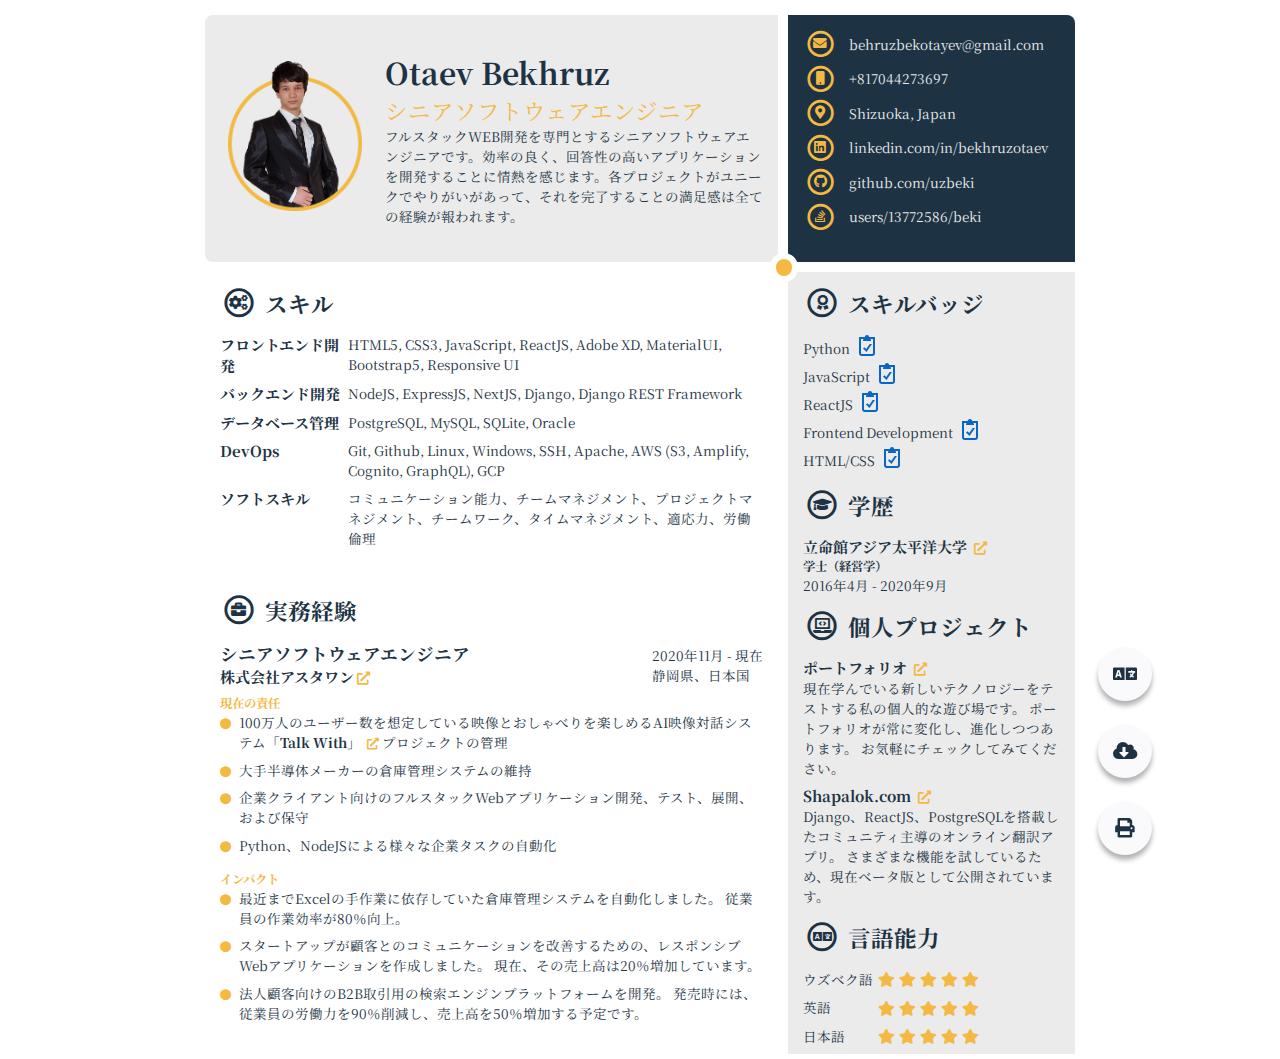
<file: resume/index_ja.html>
<!DOCTYPE html>
<html lang="ja">

  <head>
    <meta charset="UTF-8">
    <meta http-equiv="X-UA-Compatible" content="IE=edge">
    <meta name="viewport" content="width=device-width, initial-scale=1.0">
    <link rel="stylesheet" href="styles_ja.css">
    <link rel="stylesheet" media='screen' href="screen.css">
    <link rel="stylesheet" media="print" href="print.css" />
    <link rel="preconnect" href="https://fonts.googleapis.com">
    <link rel="preconnect" href="https://fonts.gstatic.com" crossorigin>
    <link href="https://fonts.googleapis.com/css2?family=Open+Sans:ital@0;1&display=swap" rel="stylesheet">
    <link rel="stylesheet" href="https://cdnjs.cloudflare.com/ajax/libs/font-awesome/5.15.4/css/all.min.css"
      integrity="sha512-1ycn6IcaQQ40/MKBW2W4Rhis/DbILU74C1vSrLJxCq57o941Ym01SwNsOMqvEBFlcgUa6xLiPY/NS5R+E6ztJQ=="
      crossorigin="anonymous" referrerpolicy="no-referrer" />

    <!-- Japanese -->
    <link href="https://fonts.googleapis.com/css2?family=Noto+Serif+JP&display=swap" rel="stylesheet">
    <title>履歴書・Otaev Bekhruz</title>
  </head>

  <body>
    <main>
      <section id="top-left">
        <div class="avatar">
          <img src="assets/beki_res.png" alt="Bekhruz Otaev">
        </div>
        <div class="intro">
          <h1>Otaev Bekhruz</h1>
          <h2>シニアソフトウェアエンジニア</h2>
          <p>
            フルスタックWEB開発を専門とするシニアソフトウェアエンジニアです。効率の良く、回答性の高いアプリケーションを開発することに情熱を感じます。各プロジェクトがユニークでやりがいがあって、それを完了することの満足感は全ての経験が報われます。
          </p>
        </div>
      </section>
      <section id="top-right">
        <ul>
          <li>
            <span class="fa-stack" style="vertical-align: top;">
              <i class="far fa-circle fa-stack-2x"></i>
              <i class="fa-stack-1x fas fa-envelope"></i>
            </span>
            <a href="mailto:behruzbekotayev@gmail.com">behruzbekotayev@gmail.com</a>
          </li>
          <li>
            <span class="fa-stack" style="vertical-align: top;">
              <i class="far fa-circle fa-stack-2x"></i>
              <i class="fa-stack-1x fas fa-mobile"></i>
            </span>
            <a href="tel:+817044273697">+817044273697</a>
          </li>
          <li>
            <span class="fa-stack" style="vertical-align: top;">
              <i class="far fa-circle fa-stack-2x"></i>
              <i class="fa-stack-1x fas fa-map-marker-alt"></i>
            </span>
            <a target='_blank' href="https://goo.gl/maps/JwM4CLNgeMEKheoo6">Shizuoka, Japan</a>
          </li>
          <li>
            <span class="fa-stack" style="vertical-align: top;">
              <i class="far fa-circle fa-stack-2x"></i>
              <i class="fa-stack-1x fab fa-linkedin"></i>
            </span>
            <a target='_blank' href="https://www.linkedin.com/in/bekhruzotaev/">linkedin.com/in/bekhruzotaev</a>
          </li>
          <li>
            <span class="fa-stack" style="vertical-align: top;">
              <i class="far fa-circle fa-stack-2x"></i>
              <i class="fa-stack-1x fab fa-github"></i>
            </span>
            <a target='_blank' href="https://github.com/uzbeki">github.com/uzbeki</a>
          </li>
          <li>
            <span class="fa-stack" style="vertical-align: top;">
              <i class="far fa-circle fa-stack-2x"></i>
              <i class="fa-stack-1x fab fa-stack-overflow"></i>
            </span>
            <a target='_blank' href="https://stackoverflow.com/users/13772586/beki">users/13772586/beki</a>
          </li>
        </ul>
      </section>
      <section id="bottom-left">
        <div class="skills">
          <header>
            <span class="fa-stack" style="vertical-align: top;">
              <i class="far fa-circle fa-stack-2x"></i>
              <i class="fa-stack-1x fas fa-cogs"></i>
            </span>
            <h2>スキル</h2>
          </header>
          <ul>
            <li class="flex">
              <h4>フロントエンド開発</h4>
              <p>HTML5, CSS3, JavaScript, ReactJS, Adobe XD, MaterialUI, Bootstrap5, Responsive UI</p>
            </li>
            <li class="flex">
              <h4>バックエンド開発</h4>
              <p>NodeJS, ExpressJS, NextJS, Django, Django REST Framework</p>
            </li>
            <li class="flex">
              <h4>データベース管理</h4>
              <p>PostgreSQL, MySQL, SQLite, Oracle</p>
            </li>
            <li class="flex">
              <h4>DevOps</h4>
              <p>Git, Github, Linux, Windows, SSH, Apache, AWS (S3, Amplify, Cognito, GraphQL), GCP</p>
            </li>
            <li class="flex">
              <h4>ソフトスキル</h4>
              <p>コミュニケーション能力、チームマネジメント、プロジェクトマネジメント、チームワーク、タイムマネジメント、適応力、労働倫理</p>
            </li>
          </ul>
        </div>
        <div class="experiences">
          <header>
            <span class="fa-stack" style="vertical-align: top;">
              <i class="far fa-circle fa-stack-2x"></i>
              <i class="fa-stack-1x fas fa-briefcase"></i>
            </span>
            <h2>実務経験</h2>
          </header>
          <div class="experience">
            <div class="flex-between">
              <div class="left">
                <h3>シニアソフトウェアエンジニア</h3>
                <h4><a href="http://asterone.co.jp" target='_blank'>株式会社アスタワン</a><i
                    class="fas fa-external-link-alt fa-sm"></i></h4>
              </div>
              <div class="right">
                <div class="duration">
                  <time aria-label="startDate" datetime="2020-11-01">2020年11月</time> -
                  <time aria-label="endDate" datetime="2021-11-27">現在</time>
                </div>
                <p>静岡県、日本国</p>
              </div>

            </div>
            <div class="content">
              <div class="responsibilities">
                <h5>現在の責任</h5>
                <ul>
                  <li><i class="fas fa-xs fa-circle"></i>
                    <p>100万人のユーザー数を想定している映像とおしゃべりを楽しめるAI映像対話システム<a href="https://wowride.jp/#Summary"
                        target='_blank'><b>「Talk With」</b> <i class="fas fa-external-link-alt fa-sm"></i></a>プロジェクトの管理
                    </p>
                  </li>
                  <li><i class="fas fa-xs fa-circle"></i>
                    <p>大手半導体メーカーの倉庫管理システムの維持</p>
                  </li>
                  <li><i class="fas fa-xs fa-circle"></i>
                    <p>企業クライアント向けのフルスタックWebアプリケーション開発、テスト、展開、および保守</p>
                  </li>
                  <li><i class="fas fa-xs fa-circle"></i>
                    <p>Python、NodeJSによる様々な企業タスクの自動化</p>
                  </li>
                </ul>
              </div>
              <div class="impact">
                <h5>インパクト</h5>
                <ul>
                  <li><i class="fas fa-xs fa-circle"></i>
                    <p>最近までExcelの手作業に依存していた倉庫管理システムを自動化しました。 従業員の作業効率が80％向上。</p>
                  </li>
                  <li><i class="fas fa-xs fa-circle"></i>
                    <p>スタートアップが顧客とのコミュニケーションを改善するための、レスポンシブWebアプリケーションを作成しました。 現在、その売上高は20％増加しています。</p>
                  </li>
                  <li><i class="fas fa-xs fa-circle"></i>
                    <p>法人顧客向けのB2B取引用の検索エンジンプラットフォームを開発。 発売時には、従業員の労働力を90％削減し、売上高を50％増加する予定です。</p>
                  </li>
                </ul>
              </div>
            </div>
          </div>
        </div>
      </section>
      <section id="bottom-right">
        <div class="badges">
          <header>
            <span class="fa-stack" style="vertical-align: top;">
              <i class="far fa-circle fa-stack-2x"></i>
              <i class="fa-stack-1x fas fa-award"></i>
            </span>
            <h2>スキルバッジ</h2>
          </header>
          <ul>
            <li>
              <p>Python</p>
              <span class="li-icon"><svg xmlns="http://www.w3.org/2000/svg" viewBox="0 0 24 24"
                  data-supported-dps="24x24" fill="currentColor" class="mercado-match" width="24" height="24"
                  focusable="false">
                  <path
                    d="M14.73 10H17l-5.5 8L8 14.5l1.34-1.34L11.21 15zM20 3v16a3 3 0 01-3 3H7a3 3 0 01-3-3V3h5.69l.52-1A2 2 0 0112 1a2 2 0 011.76 1l.52 1zm-2 2h-2.6l.6 1.1V7H8v-.9L8.6 5H6v14a1 1 0 001 1h10a1 1 0 001-1z">
                  </path>
                </svg>
              </span>
            </li>
            <li>
              <p>JavaScript</p>
              <span class="li-icon"><svg xmlns="http://www.w3.org/2000/svg" viewBox="0 0 24 24"
                  data-supported-dps="24x24" fill="currentColor" class="mercado-match" width="24" height="24"
                  focusable="false">
                  <path
                    d="M14.73 10H17l-5.5 8L8 14.5l1.34-1.34L11.21 15zM20 3v16a3 3 0 01-3 3H7a3 3 0 01-3-3V3h5.69l.52-1A2 2 0 0112 1a2 2 0 011.76 1l.52 1zm-2 2h-2.6l.6 1.1V7H8v-.9L8.6 5H6v14a1 1 0 001 1h10a1 1 0 001-1z">
                  </path>
                </svg>
              </span>
            </li>
            <li>
            <li>
              <p>ReactJS</p>
              <span class="li-icon"><svg xmlns="http://www.w3.org/2000/svg" viewBox="0 0 24 24"
                  data-supported-dps="24x24" fill="currentColor" class="mercado-match" width="24" height="24"
                  focusable="false">
                  <path
                    d="M14.73 10H17l-5.5 8L8 14.5l1.34-1.34L11.21 15zM20 3v16a3 3 0 01-3 3H7a3 3 0 01-3-3V3h5.69l.52-1A2 2 0 0112 1a2 2 0 011.76 1l.52 1zm-2 2h-2.6l.6 1.1V7H8v-.9L8.6 5H6v14a1 1 0 001 1h10a1 1 0 001-1z">
                  </path>
                </svg>
              </span>
            </li>
            <li>
              <p>Frontend Development</p>
              <span class="li-icon"><svg xmlns="http://www.w3.org/2000/svg" viewBox="0 0 24 24"
                  data-supported-dps="24x24" fill="currentColor" class="mercado-match" width="24" height="24"
                  focusable="false">
                  <path
                    d="M14.73 10H17l-5.5 8L8 14.5l1.34-1.34L11.21 15zM20 3v16a3 3 0 01-3 3H7a3 3 0 01-3-3V3h5.69l.52-1A2 2 0 0112 1a2 2 0 011.76 1l.52 1zm-2 2h-2.6l.6 1.1V7H8v-.9L8.6 5H6v14a1 1 0 001 1h10a1 1 0 001-1z">
                  </path>
                </svg>
              </span>
            </li>
            <li>
              <p>HTML/CSS</p>
              <span class="li-icon"><svg xmlns="http://www.w3.org/2000/svg" viewBox="0 0 24 24"
                  data-supported-dps="24x24" fill="currentColor" class="mercado-match" width="24" height="24"
                  focusable="false">
                  <path
                    d="M14.73 10H17l-5.5 8L8 14.5l1.34-1.34L11.21 15zM20 3v16a3 3 0 01-3 3H7a3 3 0 01-3-3V3h5.69l.52-1A2 2 0 0112 1a2 2 0 011.76 1l.52 1zm-2 2h-2.6l.6 1.1V7H8v-.9L8.6 5H6v14a1 1 0 001 1h10a1 1 0 001-1z">
                  </path>
                </svg>
              </span>
            </li>
          </ul>
        </div>
        <div class="education">
          <header>
            <span class="fa-stack" style="vertical-align: top;">
              <i class="far fa-circle fa-stack-2x"></i>
              <i class="fa-stack-1x fas fa-graduation-cap"></i>
            </span>
            <h2>学歴</h2>
          </header>
          <ul>
            <li>
              <h4>
                <a href="https://en.apu.ac.jp/home/" target='_blank'>立命館アジア太平洋大学</a>
                <i class="fas fa-external-link-alt fa-sm"></i>
              </h4>
              <h5>学士（経営学）</h5>
              <div class="duration">
                <time aria-label="startDate" datetime="2020-11-01">2016年4月</time> -
                <time aria-label="endDate" datetime="2021-11-27">2020年9月</time>
              </div>
            </li>
          </ul>
        </div>
        <div class="projects">
          <header>
            <span class="fa-stack" style="vertical-align: top;">
              <i class="far fa-circle fa-stack-2x"></i>
              <i class="fa-stack-1x fas fa-laptop-code"></i>
            </span>
            <h2>個人プロジェクト</h2>
          </header>
          <ul>
            <li>
              <h4>
                <a href="http://bekhruz.com" target='_blank'>ポートフォリオ</a>
                <i class="fas fa-external-link-alt fa-sm"></i>
              </h4>
              <p>現在学んでいる新しいテクノロジーをテストする私の個人的な遊び場です。 ポートフォリオが常に変化し、進化しつつあります。 お気軽にチェックしてみてください。</p>
            </li>
            <li>
              <h4>
                <!-- <a href="http://shapalok.com" target='_blank'>Shapalok.com</a> -->
                <a href="https://shapalokbeta.herokuapp.com/" target='_blank'>Shapalok.com</a>
                <i class="fas fa-external-link-alt fa-sm"></i>
              </h4>
              <p>Django、ReactJS、PostgreSQLを搭載したコミュニティ主導のオンライン翻訳アプリ。 さまざまな機能を試しているため、現在ベータ版として公開されています。</p>
            </li>
          </ul>
        </div>
        <div class="languages">
          <header>
            <span class="fa-stack" style="vertical-align: top;">
              <i class="far fa-circle fa-stack-2x"></i>
              <i class="fa-stack-1x fas fa-language"></i>
            </span>
            <h2>言語能力</h2>
          </header>
          <ul>
            <li>
              <p>ウズベク語</p>
              <div class="stars">
                <i class="fas fa-star"></i>
                <i class="fas fa-star"></i>
                <i class="fas fa-star"></i>
                <i class="fas fa-star"></i>
                <i class="fas fa-star"></i>
              </div>
            </li>
            <li>
              <p>英語</p>
              <div class="stars">
                <i class="fas fa-star"></i>
                <i class="fas fa-star"></i>
                <i class="fas fa-star"></i>
                <i class="fas fa-star"></i>
                <i class="fas fa-star"></i>
              </div>
            </li>
            <li>
              <p>日本語</p>
              <div class="stars">
                <i class="fas fa-star"></i>
                <i class="fas fa-star"></i>
                <i class="fas fa-star"></i>
                <i class="fas fa-star"></i>
                <i class="fas fa-star"></i>
              </div>
            </li>
          </ul>
        </div>
      </section>
      <div class="floating_actions">
        <a class="actions_btn btn" href="./index.html" title='英文履歴書をアクセス'>
          <i class="fas fa-language"></i>
        </a>
        <a class="actions_btn btn" download="" href="./履歴書.pdf" title='履歴書をダウンロード'>
          <i class="fas fa-cloud-download-alt"></i>
        </a>
        <button class="actions_btn btn" onclick="setTimeout(()=>window.print(), 400)" title='ページを印刷'>
          <i class="fas fa-print"></i>
        </button>
      </div>
    </main>
    <script src="../js/common.js"></script>
  </body>

</html>
</file>
<file: resume/screen.css>
/* custom variables */
:root {
    font-size: 16px;
}
</file>
<file: resume/print.css>
/* custom variables */
:root {
    font-size: 14px;
}
#top-left::after {
    width: 2.3rem;
    right: -4.2%;
    bottom: -9%;
    height: 2.3rem;
}

/* dont display floating buttons */
.floating_actions{
    display: none;
}
</file>
<file: compiled/css/style.min.css>
﻿body{--dark-bg-color: #121212;--light-bg-color: #c0c0c0;--navbar-dark: #262626;--navbar-dark-text: #cacaca;--dark-dropdown-bg: #4f4f4f;--text-color: #cacaca;--text-color2: black;--btn-accent-color: #408bff;--btn-text-color: #f4f5f6;--sun-color: #f39c12;--brand-color: var(--text-color);--brand-color-variant: #ff5647;--light-card-bg-color-dark: #f7f7f7;--swiper-slide-border: rgba(0, 0, 0, 0.2);--swiper-header-color: black;--card-intro-border-color: rgba(255, 255, 255, 0.4);--card-intro-transparent-color: rgba(255, 255, 255, 0.1);--settings-border-color: var(--text-color);--telegram-icon-color: #0088cc;--google-icon-color: #0088cc;--facebook-icon-color: #3b5998;--twitter-icon-color: #1da1f2;--linkedin-icon-color: #0077b5;--youtube-icon-color: #ff0000;--github-icon-color: rgb(240, 246, 252);--github2-icon-color: #333}@font-face{font-family:"Open Sans";src:url("../fonts/articles/Open_Sans/OpenSans-Regular.woff2") format("woff2"),url("../fonts/articles/Open_Sans/OpenSans-Regular.ttf") format("truetype");font-style:normal;font-weight:normal;font-display:swap}@font-face{font-family:"Open Sans";src:url("../fonts/articles/Open_Sans/OpenSans-Bold.woff2") format("woff2"),url("../fonts/articles/Open_Sans/OpenSans-Bold.ttf") format("truetype");font-style:normal;font-weight:bold;font-display:swap}@font-face{font-family:"Proza Libre";src:url("../fonts/articles/Proza_Libre/ProzaLibre-Italic.woff2") format("woff2"),url("../fonts/articles/Proza_Libre/ProzaLibre-Italic.ttf") format("truetype");font-style:italic;font-weight:normal;font-display:swap}main section#intro,nav #settings-nav #settingsDropdown{display:flex;align-items:center}h1,h2,h3,h4,h5{font-family:"Proza Libre",sans-serif}p,div{font-family:"Open Sans",sans-serif}ul li{list-style:none}.fa-fw{display:inline-block;width:1.28571429em}body{background-color:var(--dark-bg-color);min-height:calc(100vh - 150px)}a{color:inherit}#logo{fill:var(--brand-color)}nav{background-color:var(--navbar-dark)}nav .navbar-brand{max-height:50px}nav .navbar-toggler i{color:var(--brand-color)}nav a,nav .dropdown-item{color:var(--navbar-dark-text)}nav a:hover,nav .dropdown-item:hover{color:var(--brand-color)}nav .navbar-brand svg{transform:scale(0.7)}nav #initB{opacity:25%}nav #collapseMenu ul.dropdown-menu{background-color:var(--dark-dropdown-bg);border-color:var(--swiper-slide-border)}nav .nav-item{padding-left:.75rem}nav #settings-nav{margin-left:0 !important}nav #settings-nav .dropdown{display:grid}nav #settings-nav label{margin-right:1rem;background-color:inherit}nav #settings-nav #settingsDropdown{justify-content:center;padding-left:3px;color:var(--text-color);border-color:inherit;box-shadow:none}nav #settings-nav #settingsDropdown::after,nav #settings-nav #settingsDropdown i{color:var(--brand-color);transition:transform .5s ease-in-out}nav #settings-nav #settingsDropdown:hover::after{color:var(--brand-color-variant)}nav #settings-nav #settingsDropdown:hover i{transform:scale(1.2) rotate(360deg);color:var(--brand-color-variant)}@media only screen and (max-width: 800px){nav #settings-nav #settingsDropdown{justify-content:unset;padding-left:0}nav #settings-nav #settingsDropdown:hover i{transform:rotate(360deg)}}nav #settings-nav .dropdown-menu-custom{color:var(--text-color);position:absolute;top:100%;left:-100%;z-index:1000;display:none;min-width:10rem;padding:.5rem 0;text-align:left;list-style:none;background-color:var(--dark-dropdown-bg);background-clip:padding-box;border:1px solid rgba(0,0,0,.15);border-radius:.25rem}nav #settings-nav .dropdown-menu-custom .dropdown-item{color:inherit}nav #settings-nav .dropdown-menu-custom .dropdown-item:hover{color:#000}@media only screen and (max-width: 800px){nav #settings-nav .dropdown-menu-custom{left:0}}nav #settings-nav .dropdown-menu-custom.show_me{display:inherit}nav #settings-nav #language_selector{cursor:pointer;color:var(--brand-color);background-color:var(--dark-dropdown-bg);box-shadow:none;width:fit-content}nav #settings-nav .theme-toggle .label{cursor:pointer;position:relative;background-color:var(--dark-dropdown-bg);display:flex;align-items:center;justify-content:space-between;border:1px solid var(--settings-border-color);padding:5px;border-radius:50px;height:26px;width:60px;margin-right:0}nav #settings-nav .theme-toggle .label .fa-moon,nav #settings-nav .theme-toggle .label .fa-sun{color:var(--sun-color)}nav #settings-nav .theme-toggle .ball{width:22px;height:22px;background-color:var(--brand-color);position:absolute;top:1px;left:1px;border-radius:50%;transition:transform .3s ease-in-out,background-color .3s linear}nav #settings-nav .theme-toggle input[type=checkbox]{opacity:0;position:absolute}nav #settings-nav .theme-toggle input[type=checkbox]:checked+.label .ball{transform:translateX(34px)}nav #settings-nav a.nav_login{display:flex;align-items:center}nav #settings-nav a.nav_login:hover::after{color:var(--brand-color-variant)}nav #settings-nav a.nav_login::after{font-family:"Font Awesome 5 Free";content:"";display:inline-block;margin-left:5px;vertical-align:middle;font-weight:900;color:var(--brand-color)}#particles-js{position:absolute;z-index:-1;height:100vh;width:100%;top:0;bottom:0;left:0;right:0}.modal .modal-content{background:var(--navbar-dark);background-blend-mode:multiply,multiply;color:var(--text-color)}.modal .modal-content .form-label{color:var(--text-color)}.modal .modal-content .btn-sign-in{background:var(--btn-accent-color);color:var(--btn-text-color);font-size:inherit}.modal .modal-content button i{color:var(--github-icon-color);font-size:1.4rem}.modal .modal-content .btn-facebook{background-color:var(--facebook-icon-color)}.modal .modal-content .btn-google i::before{content:url("../../../img/google.svg")}.modal .modal-content .btn-twitter{background-color:var(--twitter-icon-color)}.modal .modal-content .btn-github{background-color:var(--github2-icon-color)}main section.container{margin-top:1rem;margin-bottom:3rem}main section#intro{justify-content:center;color:var(--text-color)}main section#intro .card.intro{width:inherit;height:fit-content;position:relative;margin:30px;box-shadow:20px 20px 50px var(--swiper-slide-border);border-radius:15px;background:var(--card-intro-transparent-color);overflow:hidden;display:flex;justify-content:center;align-items:center;border-top:1px solid var(--card-intro-border-color);border-left:1px solid var(--card-intro-border-color);backdrop-filter:blur(5px)}main section#intro .card.intro .intro-img{margin:1%;display:grid;place-content:center}main section#intro .card.intro .card-body-parent{display:grid;place-content:center;font-size:1.1rem}@media only screen and (max-width: 500px){main section#intro .card.intro .card-body-parent{font-size:1rem}main section#intro .card.intro .card-body-parent h5{font-size:1.1rem}}main section#intro .card.intro .card-body-parent .card-body i{opacity:.5}main section#intro .card.intro .card-body-parent .card-body h5{color:var(--brand-color);font-style:italic}main section#intro .card.intro .card-body-parent .card-body p.p1 a i{margin-left:5px}@media only screen and (max-width: 800px){main section#intro .card.intro .card-body-parent .card-body p.remaining{display:none}}main section#intro .card.intro .card-body-parent .card-body .see-more{display:none;place-content:center}@media only screen and (max-width: 800px){main section#intro .card.intro .card-body-parent .card-body .see-more i{line-height:unset;margin-left:5px}}@media only screen and (max-width: 800px){main section#intro .card.intro .card-body-parent .card-body .see-more{display:grid;grid-auto-flow:column}}@media only screen and (max-width: 800px){main section#intro .card.intro .card-body-parent .card-body .see-more p.p1{margin-bottom:0}}main .card-text span{position:relative;display:inline-block}main section#abilities .swiper-slide{position:relative;background:var(--light-bg-color);max-width:300px;height:470px;margin:0 auto;border-radius:10px}main section#abilities .swiper-slide img{width:100%;max-height:150px;border-top-left-radius:10px;border-top-right-radius:10px}main section#abilities .swiper-slide h4{color:var(--swiper-header-color)}main section#abilities .swiper-slide p{padding:1rem}footer{margin-top:2rem;padding-top:1rem;display:grid;place-content:center}footer .social-media{position:relative;background:inherit;display:grid;grid-auto-flow:column;place-content:center;margin-bottom:0;margin-top:.3rem;padding-left:0}footer .social-media li{margin:0 1rem;cursor:pointer;position:relative}footer .social-media li:hover{transform:scale(1.2);transition:transform .2s}footer .social-media li .fa-github{color:var(--github-icon-color)}footer .brand-logo a{font-size:smaller}footer .brand-logo a svg{max-height:50px;transform:scale(0.7);opacity:.7}.darkMode{--dark-bg-color: #cae5e3;--light-bg-color: #f7f7f7;--navbar-dark: #fbfbfb;--navbar-dark-text: rgba(0, 0, 0, 0.9);--dark-dropdown-bg: #ffffff;--text-color: #3d3f47;--text-color2: #9f9f9f;--brand-color: #12b07b;--card-intro-border-color: #cae5e3;--card-intro-transparent-color: #f7f7f7;--github-icon-color: #333;--brand-color-variant: #ff5647;--swiper-header-color: var(--brand-color);--swiper-theme-color: var(--brand-color);--light-card-bg-color-dark: #f7f7f7;--settings-border-color: var(--text-color2)}.darkMode .dropdown-menu-custom{background-color:var(--light-card-bg-color-dark)}
</file>
<file: resume/styles.css>
/* css reset */
html,
body,
div,
span,
h1,
h2,
h3,
h4,
h5,
h6,
p,
a,
address,
img,
strong,
i,
ol,
ul,
li,
header,
section,
time {
    margin: 0;
    padding: 0;
    border: 0;
    font-family: "Open Sans", sans-serif;
    vertical-align: baseline;
    color: var(--text-darker);
}

*,
*:before,
*:after {
    box-sizing: border-box;
}

li {
    list-style: none;
}

a {
    text-decoration: none;
    color: inherit;
}

/* custom variables */
:root {
    --yellow: #f3b943;
    --light-grey: #ebebeb;
    --dark-grey: rgb(29, 51, 68);
    --text-darker: #1d3344;
    --text-lighter: #838383;
    --tag-bg: #336699;
    --border-radius: 8px;
    --linkedin-color: rgb(10, 102, 194);
    --space-big: 1rem;
    --font-small: 0.9rem;
}

:root[lang="ja"] {
    font-size: 15px;
    font-family: "Noto Serif JP", serif !important;
}

body {
    min-height: 100vh;
}

main {
    display: grid;
    grid-template-columns: 2fr 1fr;
    grid-template-rows: 22% 78%;
    padding: var(--space-big);
    gap: 10px;
    width: 900px;
    margin: 0 auto;
}

:root[lang="ja"] main {
    grid-template-rows: 24% 76%;
}

#top-left {
    display: flex;
    gap: var(--space-big);
    align-items: center;
    background-color: var(--light-grey);
    padding: var(--space-big);
    border-radius: var(--border-radius) 0 0 var(--border-radius);
    position: relative;
}

#top-left .avatar {
}

#top-left .avatar img {
    width: 10rem;
    height: 10rem;
    /* border-radius: calc(var(--border-radius) * 2); */
    /* border: 3px solid var(--yellow); */
    object-fit: contain;
}

#top-left h1 {
    font-size: 2rem;
}

#top-left h2 {
    color: var(--yellow);
    font-weight: normal;
}

#top-left::after {
    content: "";
    display: block;
    border-radius: 50%;
    background-color: var(--yellow);
    width: 1.9rem;
    height: 1.9rem;
    position: absolute;
    border: 6px solid white;
    right: -3.5%;
    bottom: -8%;
    z-index: 1;
}

#top-right {
    background-color: var(--dark-grey);
    border-top-right-radius: var(--border-radius);
    padding: var(--space-big);
}

#top-right ul {
    display: flex;
    flex-direction: column;
    align-items: flex-start;
    gap: 0.5rem;
    font-size: var(--font-small);
}

#top-right ul li a {
    color: var(--light-grey);
}

#top-right ul li {
    display: flex;
    gap: 0.8rem;
    align-items: center;
}

#top-right i {
    color: var(--yellow);
}

#bottom-left {
    padding: var(--space-big);
    display: grid;
    gap: 2rem;
}

#bottom-left .skills {
    display: flex;
    flex-direction: column;
}

#bottom-left .skills ul {
    display: grid;
    gap: 0.5rem;
}

#bottom-left .skills .flex {
    display: flex;
    gap: 0.5rem;
    align-items: flex-start;
}

#bottom-left .content {
    display: grid;
    gap: var(--space-big);
}

.duration {
    font-size: var(--font-small);
    font-style: italic;
    /* color: var(--yellow); */
}

#bottom-left .content h5 {
    font-style: italic;
    color: var(--yellow);
}

#bottom-left ul,
.projects ul {
    display: flex;
    flex-direction: column;
    gap: 0.5rem;
}

#bottom-left ul li {
    display: flex;
    gap: 0.5rem;
    align-items: baseline;
}

#bottom-left ul li i {
    color: var(--yellow);
}

#bottom-left ul li p {
    display: inline;
}

.experience {
    display: grid;
    gap: 0.5rem;
}

.flex-between {
    display: flex;
    justify-content: space-between;
    align-items: baseline;
}

.flex h4 {
    width: 8rem;
    flex-shrink: 0;
}

header {
    display: flex;
    gap: 0.5rem;
    align-items: center;
    margin-bottom: var(--space-big);
}

.fa-external-link-alt {
    margin: 0 0.2rem;
    color: var(--yellow);
}

#bottom-right {
    background-color: var(--light-grey);
    padding: var(--space-big);
    display: grid;
    gap: var(--space-big);
}

#bottom-right .badges ul li {
    display: flex;
    gap: 0.3rem;
    align-items: center;
}

#bottom-right ul li svg {
    color: var(--linkedin-color);
}

#bottom-right .languages ul {
    display: grid;
    gap: 0.5rem;
}

#bottom-right .languages ul li {
    display: flex;
    align-items: center;
}

#bottom-right .languages ul li p {
    width: 5rem;
}

#bottom-right .languages ul li i {
    color: var(--yellow);
}

p {
    font-size: var(--font-small);
}

.floating_actions {
    position: fixed;
    right: 10%;
    bottom: 5%;
    display: flex;
    flex-direction: column;
    gap: 1.5rem;
}

.floating_actions .actions_btn {
    box-sizing: content-box;
    color: var(--dark-grey);
    background-color: #fafafd;
    border: 0.125rem solid transparent;
    border-radius: 50%;
    padding: 0.5rem;
    display: grid;
    place-content: center;
    text-decoration: none;
    width: 2.5rem;
    height: 2.5rem;
    font-size: 1.3rem;
    outline: 0 solid;
    transition: all 0.4s ease-out;
    box-shadow: 0 0.25em 0.25em rgb(0 0 0 / 30%);
    cursor: pointer;

    position: relative;
    overflow: hidden;
    transition: all 400ms;
}

.floating_actions .actions_btn i {
    color: inherit;
}

.floating_actions .actions_btn:hover,
.floating_actions .actions_btn:active {
    background-color: #fff;
    color: var(--linkedin-color);
    border-color: var(--linkedin-color);
    transform: scale(1.2);
    box-shadow: 0 0.5em 0.5em rgb(0 0 0 / 40%);
}

span.ripple {
    /* injected by JS */
    position: absolute;
    border-radius: 50%;
    transform: scale(0);
    animation: ripple 600ms linear;
    /* background-color: rgba(255, 255, 255, 0.7); */
    background-color: rgba(29, 51, 68, 0.7);
}

@keyframes ripple {
    to {
        transform: scale(4);
        opacity: 0;
    }
}
</file>
<file: compiled/css/article.min.css>
body{--dark-bg-color: #121212;--light-bg-color: #c0c0c0;--navbar-dark: #262626;--navbar-dark-text: #cacaca;--dark-dropdown-bg: #4f4f4f;--text-color: #cacaca;--text-color2: black;--btn-accent-color: #408bff;--btn-text-color: #f4f5f6;--sun-color: #f39c12;--brand-color: var(--text-color);--brand-color-variant: #ff5647;--light-card-bg-color-dark: #f7f7f7;--swiper-slide-border: rgba(0, 0, 0, 0.2);--swiper-header-color: black;--card-intro-border-color: rgba(255, 255, 255, 0.4);--card-intro-transparent-color: rgba(255, 255, 255, 0.1);--settings-border-color: var(--text-color);--telegram-icon-color: #0088cc;--google-icon-color: #0088cc;--facebook-icon-color: #3b5998;--twitter-icon-color: #1da1f2;--linkedin-icon-color: #0077b5;--youtube-icon-color: #ff0000;--github-icon-color: rgb(240, 246, 252);--github2-icon-color: #333}@font-face{font-family:"Open Sans";src:url("../fonts/articles/Open_Sans/OpenSans-Regular.woff2") format("woff2"),url("../fonts/articles/Open_Sans/OpenSans-Regular.ttf") format("truetype");font-style:normal;font-weight:normal;font-display:swap}@font-face{font-family:"Open Sans";src:url("../fonts/articles/Open_Sans/OpenSans-Bold.woff2") format("woff2"),url("../fonts/articles/Open_Sans/OpenSans-Bold.ttf") format("truetype");font-style:normal;font-weight:bold;font-display:swap}@font-face{font-family:"Proza Libre";src:url("../fonts/articles/Proza_Libre/ProzaLibre-Italic.woff2") format("woff2"),url("../fonts/articles/Proza_Libre/ProzaLibre-Italic.ttf") format("truetype");font-style:italic;font-weight:normal;font-display:swap}h1,h2,h3,h4,h5{font-family:"Proza Libre",sans-serif}p,div{font-family:"Open Sans",sans-serif}ul li{list-style:none}.fa-fw{display:inline-block;width:1.28571429em}body{display:grid;place-items:center}main article{margin:1rem auto;max-width:90%;width:744px}main article #title{font-size:2.8rem;margin-bottom:.5rem}main article #subtitle{font-style:italic;margin-top:0;font-size:1.5rem}main article .share-sns{display:flex;justify-content:space-between}main article .share-sns #author{display:flex;justify-content:space-between;align-items:center;max-width:max-content}main article .share-sns #author #author-img img{width:56px;height:56px;box-sizing:border-box;background-clip:content-box;border:2px solid rgba(0,0,0,0);border-radius:50%}main article .share-sns #author #name-and-date{margin-left:1rem}main article .share-sns #author #name-and-date #author-name{font-size:1.3rem}@media only screen and (max-width: 500px){main article .share-sns #author #name-and-date{font-size:1.3rem}main article .share-sns #author #name-and-date #author-name{font-size:1.5rem}}main article .share-sns #share-btn ul{display:flex;justify-content:center;align-items:center}main article .share-sns #share-btn ul li{list-style:none;margin:0 .5rem;font-size:1.5rem}main article .share-sns #share-btn ul li .fa-telegram{color:#08c}main article .share-sns #share-btn ul li .fa-facebook{color:#3b5998}main article .share-sns #share-btn ul li .fa-twitter{color:#1da1f2}main article .share-sns #share-btn ul li .fa-linkedin{color:#0077b5}main article .share-sns #share-btn ul li:hover i{transform:scale(1.1)}@media only screen and (max-width: 500px){main article .share-sns #share-btn ul li{font-size:2.5rem}}main article #article-image{position:relative;margin:1rem 0}main article #article-image img{width:100%;border-radius:10px}main article #article-image figcaption{text-align:center;opacity:.7}main article #article-content p{font-size:1.2em;line-height:2.2rem;text-anchor:start}@media only screen and (max-width: 500px){main article #article-content p{font-size:2rem;line-height:3rem}}
</file>
<file: resume/styles_ja.css>
/* css reset */
html,
body,
div,
span,
h1,
h2,
h3,
h4,
h5,
h6,
p,
a,
address,
img,
strong,
i,
ol,
ul,
li,
header,
section,
time {
    margin: 0;
    padding: 0;
    border: 0;
    font-family: "Noto Serif JP", sans-serif;
    vertical-align: baseline;
    color: var(--text-darker);
}

*,
*:before,
*:after {
    box-sizing: border-box;
}

li {
    list-style: none;
}

a {
    text-decoration: none;
    color: inherit;
}

/* custom variables */
:root {
    --yellow: #f3b943;
    --light-grey: #ebebeb;
    --dark-grey: #1d3344;
    --text-darker: #1d3344;
    --text-lighter: #838383;
    --tag-bg: #336699;
    --border-radius: 8px;
    --linkedin-color: #0a66c2;
    --space-big: 1rem;
    --font-small: 0.9rem;
}
:root[lang="ja"] {
    font-size: 15px;
    font-family: "Noto Serif JP", serif !important;
}

body {
    min-height: 100vh;
}

main {
    display: grid;
    grid-template-columns: 2fr 1fr;
    grid-template-rows: 21% 79%;
    padding: var(--space-big);
    gap: 10px;
    width: 900px;
    margin: 0 auto;
}

:root[lang="ja"] main {
    grid-template-rows: 24% 76%;
}
#top-left {
    display: flex;
    gap: var(--space-big);
    align-items: center;
    background-color: var(--light-grey);
    padding: var(--space-big);
    border-radius: var(--border-radius) 0 0 var(--border-radius);
    position: relative;
}

#top-left .avatar {
}

#top-left .avatar img {
    width: 10rem;
    height: 10rem;
    /* border-radius: calc(var(--border-radius) * 2); */
    /* border: 3px solid var(--yellow); */
    object-fit: contain;
}

#top-left h1 {
    font-size: 2rem;
}

#top-left h2 {
    color: var(--yellow);
    font-weight: normal;
}

#top-left p {
    font-size: var(--font-small);
}
#top-left::after {
    content: "";
    display: block;
    border-radius: 50%;
    background-color: var(--yellow);
    width: 1.9rem;
    height: 1.9rem;
    position: absolute;
    border: 6px solid white;
    right: -3.5%;
    bottom: -8%;
    z-index: 1;
}

#top-right {
    background-color: var(--dark-grey);
    border-top-right-radius: var(--border-radius);
    padding: var(--space-big);
}

#top-right ul {
    display: flex;
    flex-direction: column;
    align-items: flex-start;
    gap: 0.5rem;
    font-size: var(--font-small);
}

#top-right ul li {
    display: flex;
    gap: 0.8rem;
    align-items: center;
}
#top-right ul li a {
    color: var(--light-grey);
}
#top-right i {
    color: var(--yellow);
}

#bottom-left {
    padding: var(--space-big);
    display: grid;
    gap: 2rem;
}

#bottom-left .skills {
    display: flex;
    flex-direction: column;
}

#bottom-left .skills ul {
    display: grid;
    gap: 0.5rem;
}
#bottom-left .skills .flex {
    display: flex;
    gap: 0.5rem;
    align-items: flex-start;
}

#bottom-left .content {
    display: grid;
    gap: var(--space-big);
}
.duration {
    font-size: var(--font-small);
    /* font-style: italic; */
    /* color: var(--yellow); */
}
#bottom-left .content h5 {
    /* font-style: italic; */
    color: var(--yellow);
}
#bottom-left ul,
.projects ul {
    display: flex;
    flex-direction: column;
    gap: 0.5rem;
}
#bottom-left ul li {
    display: flex;
    gap: 0.5rem;
    align-items: baseline;
}
#bottom-left ul li i {
    color: var(--yellow);
}
#bottom-left ul li p {
    display: inline;
}
.experience {
    display: grid;
    gap: 0.5rem;
}
.flex-between {
    display: flex;
    justify-content: space-between;
    align-items: baseline;
}
.flex h4 {
    width: 8rem;
    flex-shrink: 0;
}

header {
    display: flex;
    gap: 0.5rem;
    align-items: center;
    margin-bottom: var(--space-big);
}
.fa-external-link-alt {
    margin: 0 0.2rem;
    color: var(--yellow);
}

#bottom-right {
    background-color: var(--light-grey);
    padding: var(--space-big);
    display: grid;
    gap: var(--space-big);
}

#bottom-right .badges ul li {
    display: flex;
    gap: 0.3rem;
    align-items: center;
}

#bottom-right ul li svg {
    color: var(--linkedin-color);
}

#bottom-right .languages ul {
    display: grid;
    gap: 0.5rem;
}
#bottom-right .languages ul li {
    display: flex;
    align-items: center;
}
#bottom-right .languages ul li p {
    width: 5rem;
}
#bottom-right .languages ul li i {
    color: var(--yellow);
}

p {
    font-size: var(--font-small);
}

.floating_actions {
    position: fixed;
    right: 10%;
    bottom: 5%;
    display: flex;
    flex-direction: column;
    gap: 1.5rem;
}

.floating_actions .actions_btn {
    box-sizing: content-box;
    color: var(--dark-grey);
    background-color: #fafafd;
    border: 0.125rem solid transparent;
    border-radius: 50%;
    padding: 0.5rem;
    display: grid;
    place-content: center;
    text-decoration: none;
    width: 2.5rem;
    height: 2.5rem;
    font-size: 1.3rem;
    outline: 0 solid;
    transition: all 0.4s ease-out;
    box-shadow: 0 0.25em 0.25em rgb(0 0 0 / 30%);
    cursor: pointer;

    position: relative;
    overflow: hidden;
    transition: all 400ms;
}

.floating_actions .actions_btn i {
    color: inherit;
}

.floating_actions .actions_btn:hover,
.floating_actions .actions_btn:active {
    background-color: #fff;
    color: var(--linkedin-color);
    border-color: var(--linkedin-color);
    transform: scale(1.2);
    box-shadow: 0 0.5em 0.5em rgb(0 0 0 / 40%);
}

span.ripple {
    /* injected by JS */
    position: absolute;
    border-radius: 50%;
    transform: scale(0);
    animation: ripple 600ms linear;
    /* background-color: rgba(255, 255, 255, 0.7); */
    background-color: rgba(29, 51, 68, 0.7);
}

@keyframes ripple {
    to {
        transform: scale(4);
        opacity: 0;
    }
}
</file>
